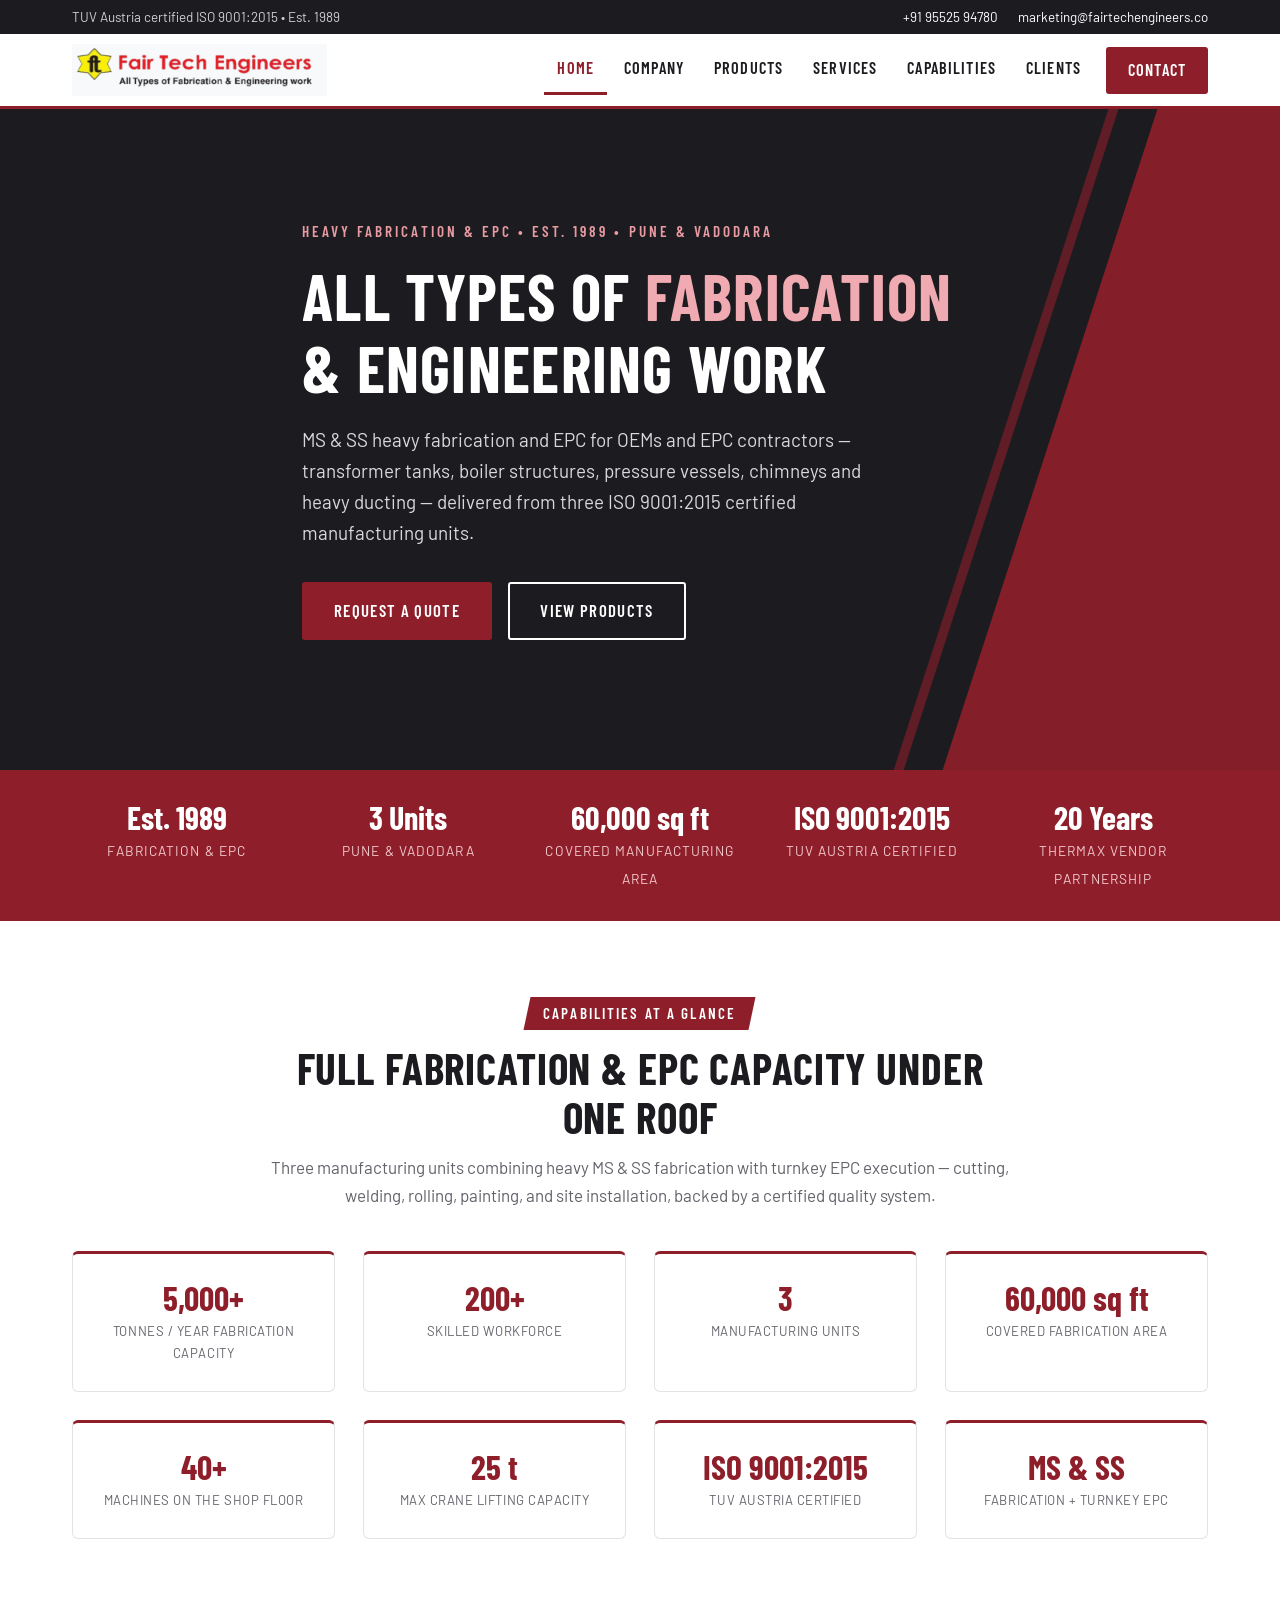
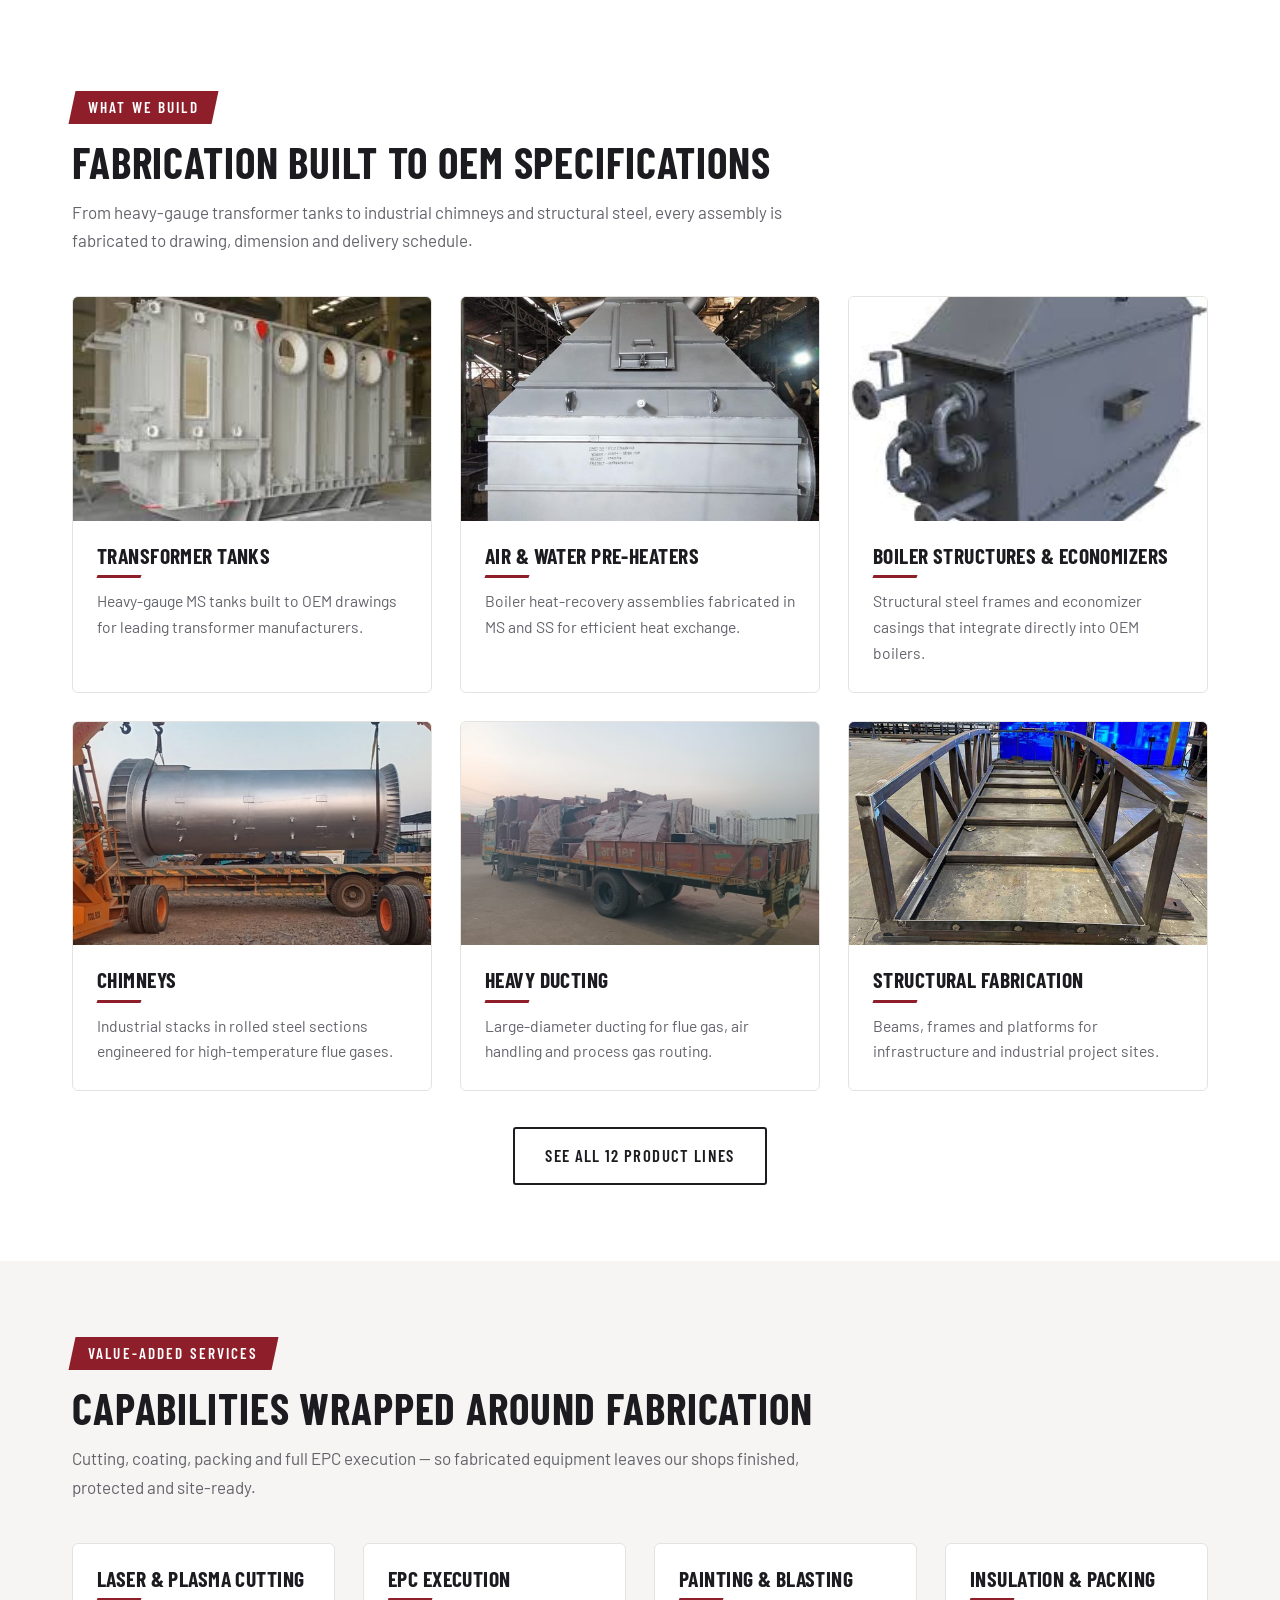
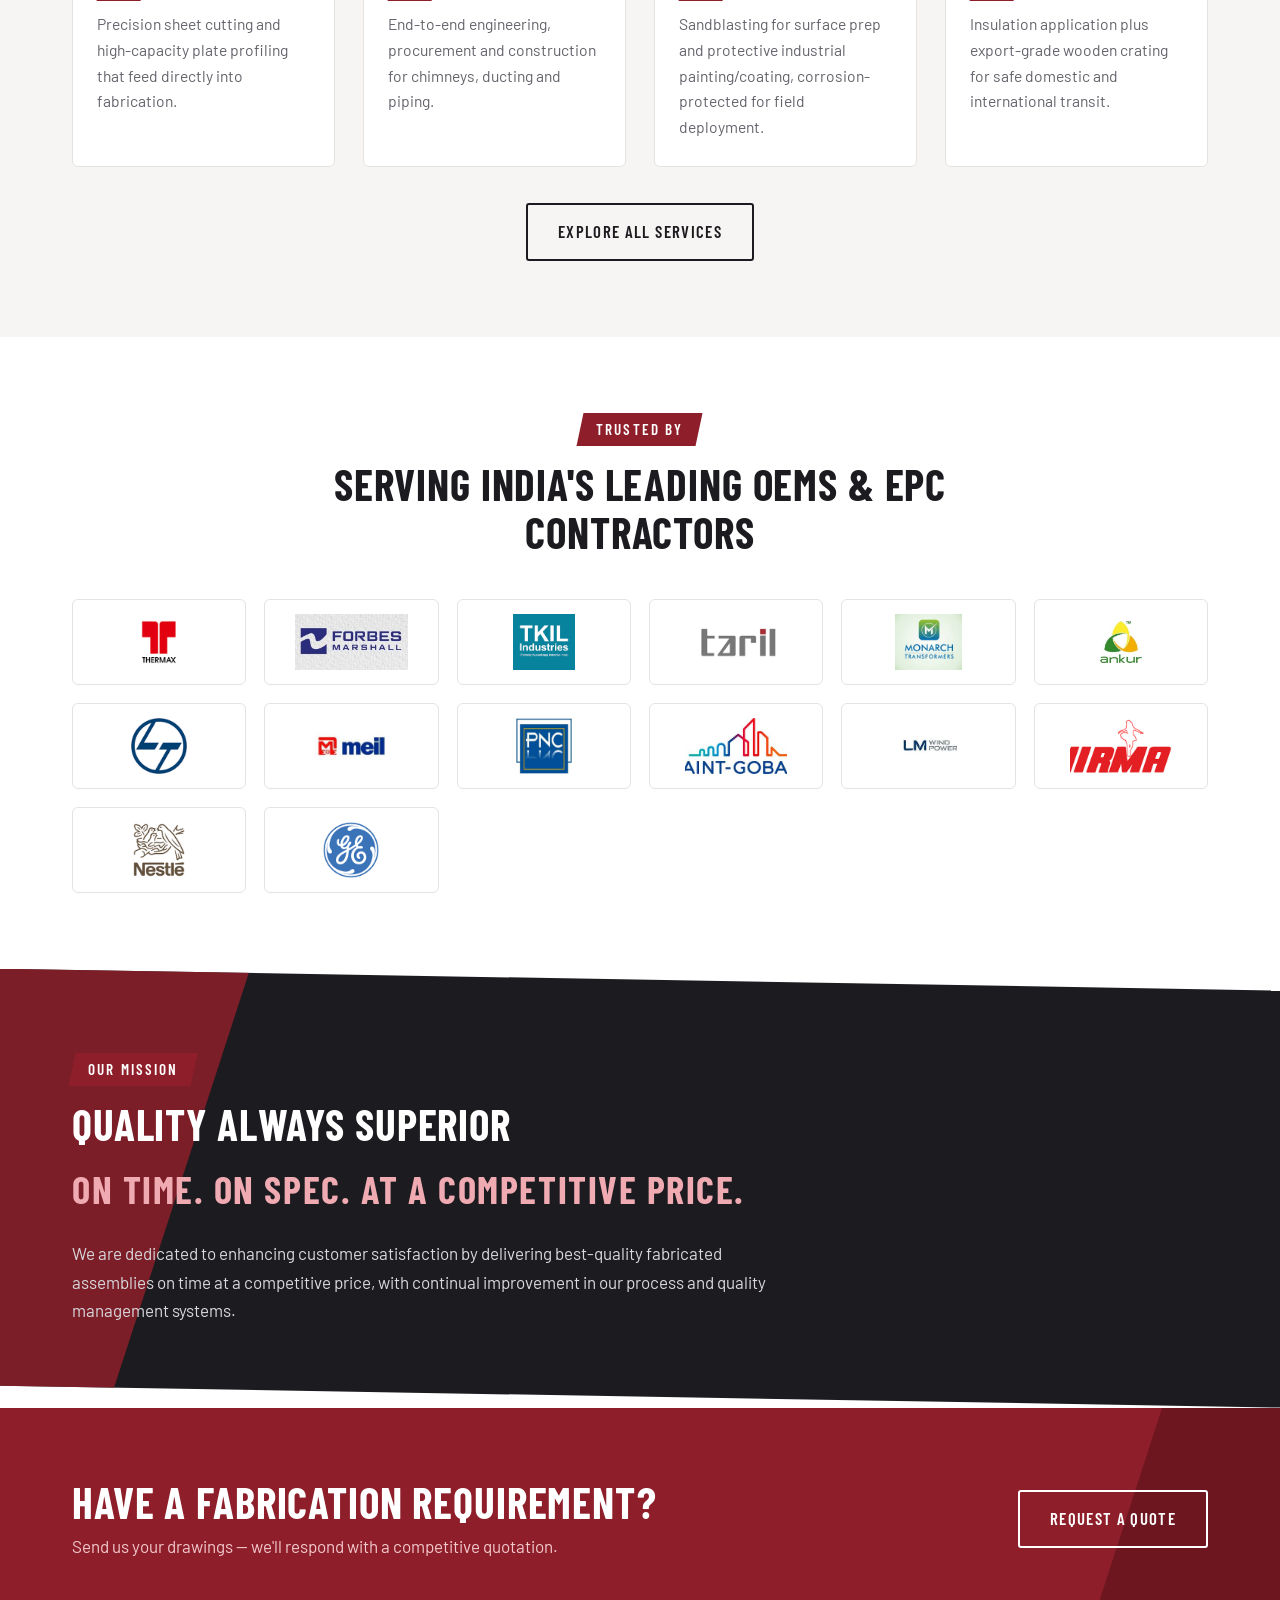
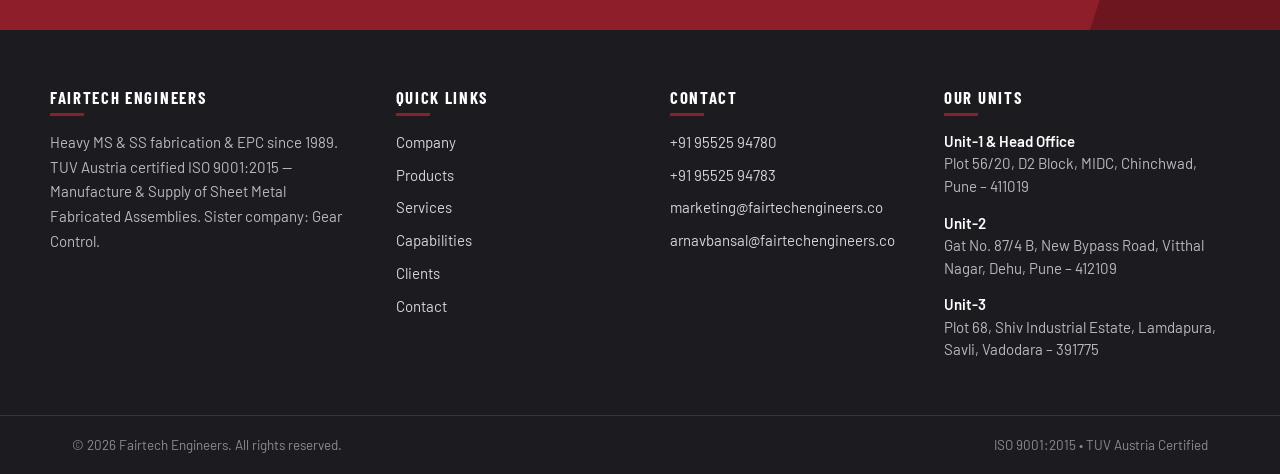
<file: index.html>
<!DOCTYPE html>
<html lang="en">
<head>
  <meta charset="UTF-8">
  <meta name="viewport" content="width=device-width, initial-scale=1.0">
  <title>Fairtech Engineers | Heavy Fabrication &amp; EPC Company in Pune &amp; Vadodara, India</title>
  <meta name="description" content="Fairtech Engineers — ISO 9001:2015 certified heavy fabrication &amp; EPC company established in 1989. MS &amp; SS fabrication across 3 units and 60,000 sq ft: transformer tanks, pressure parts, boiler structures, chimneys, ducting and more.">
  <link rel="canonical" href="https://www.fairtechengineers.co/">
  <meta property="og:type" content="website">
  <meta property="og:title" content="Fairtech Engineers | All Types of Fabrication &amp; Engineering work">
  <meta property="og:description" content="ISO 9001:2015 certified heavy fabrication &amp; EPC company, est. 1989. MS &amp; SS fabrication across 3 manufacturing units in Pune and Vadodara, India.">
  <meta property="og:url" content="https://www.fairtechengineers.co/">
  <meta property="og:image" content="https://www.fairtechengineers.co/images/logo.png">
  <link rel="icon" type="image/svg+xml" href="favicon.svg">
  <link rel="preconnect" href="https://fonts.googleapis.com">
  <link rel="preconnect" href="https://fonts.gstatic.com" crossorigin>
  <link href="https://fonts.googleapis.com/css2?family=Barlow+Condensed:wght@600;700&family=Barlow:wght@400;500;600;700&display=swap" rel="stylesheet">
  <link rel="stylesheet" href="css/style.css">
</head>
<body>

  <header class="site-header">
    <div class="topbar">
      <div class="container topbar-inner">
        <span>TUV Austria certified ISO 9001:2015 &bull; Est. 1989</span>
        <div class="topbar-contact">
          <a href="tel:+919552594780">+91 95525 94780</a>
          <a href="mailto:marketing@fairtechengineers.co">marketing@fairtechengineers.co</a>
        </div>
      </div>
    </div>
    <nav class="navbar" aria-label="Main navigation">
      <div class="container nav-inner">
        <a class="brand" href="index.html">
          <img class="brand-logo" src="images/logo.png" alt="Fair Tech Engineers logo">
          <span class="brand-text">
            <strong>Fair<em>tech</em> Engineers</strong>
            <small>All Types of Fabrication &amp; Engineering work</small>
          </span>
        </a>
        <button class="nav-toggle" aria-label="Toggle menu" aria-expanded="false"><span></span><span></span><span></span></button>
        <ul class="nav-links">
          <li><a href="index.html">Home</a></li>
          <li><a href="about.html">Company</a></li>
          <li><a href="products.html">Products</a></li>
          <li><a href="services.html">Services</a></li>
          <li><a href="capabilities.html">Capabilities</a></li>
          <li><a href="clients.html">Clients</a></li>
          <li><a href="contact.html" class="nav-cta">Contact</a></li>
        </ul>
      </div>
    </nav>
  </header>

  <main>

    <!-- Hero -->
    <section class="hero">
      <div class="container hero-inner">
        <p class="eyebrow">Heavy Fabrication &amp; EPC &bull; Est. 1989 &bull; Pune &amp; Vadodara</p>
        <h1>All Types of <em>Fabrication</em> &amp; Engineering Work</h1>
        <p class="lead">MS &amp; SS heavy fabrication and EPC for OEMs and EPC contractors — transformer tanks, boiler structures, pressure vessels, chimneys and heavy ducting — delivered from three ISO 9001:2015 certified manufacturing units.</p>
        <div class="hero-actions">
          <a class="btn btn-primary" href="contact.html">Request a Quote</a>
          <a class="btn btn-outline" href="products.html">View Products</a>
        </div>
      </div>
    </section>

    <!-- Stats bar -->
    <section class="stats-bar" aria-label="Company at a glance">
      <div class="container stats-grid">
        <div class="stat"><b>Est. 1989</b><span>Fabrication &amp; EPC</span></div>
        <div class="stat"><b>3 Units</b><span>Pune &amp; Vadodara</span></div>
        <div class="stat"><b>60,000 sq ft</b><span>Covered manufacturing area</span></div>
        <div class="stat"><b>ISO 9001:2015</b><span>TUV Austria certified</span></div>
        <div class="stat"><b>20 Years</b><span>Thermax vendor partnership</span></div>
      </div>
    </section>

    <!-- Capabilities overview -->
    <section class="section">
      <div class="container">
        <div class="section-head center reveal">
          <span class="kicker"><span>Capabilities at a Glance</span></span>
          <h2>Full Fabrication &amp; EPC Capacity Under One Roof</h2>
          <p>Three manufacturing units combining heavy MS &amp; SS fabrication with turnkey EPC execution — cutting, welding, rolling, painting, and site installation, backed by a certified quality system.</p>
        </div>
        <div class="grid cols-4 reveal">
          <div class="stat-tile"><b>5,000+</b><span>Tonnes / year fabrication capacity</span></div>
          <div class="stat-tile"><b>200+</b><span>Skilled workforce</span></div>
          <div class="stat-tile"><b>3</b><span>Manufacturing units</span></div>
          <div class="stat-tile"><b>60,000 sq ft</b><span>Covered fabrication area</span></div>
          <div class="stat-tile"><b>40+</b><span>Machines on the shop floor</span></div>
          <div class="stat-tile"><b>25 t</b><span>Max crane lifting capacity</span></div>
          <div class="stat-tile"><b>ISO 9001:2015</b><span>TUV Austria certified</span></div>
          <div class="stat-tile"><b>MS &amp; SS</b><span>Fabrication + turnkey EPC</span></div>
        </div>
      </div>
    </section>

    <!-- Products snapshot -->
    <section class="section">
      <div class="container">
        <div class="section-head reveal">
          <span class="kicker"><span>What We Build</span></span>
          <h2>Fabrication Built to OEM Specifications</h2>
          <p>From heavy-gauge transformer tanks to industrial chimneys and structural steel, every assembly is fabricated to drawing, dimension and delivery schedule.</p>
        </div>
        <div class="grid cols-3">
          <article class="card reveal">
            <figure class="card-media"><img src="images/product_transformer_tank_1.png" alt="Fabricated MS transformer tank" loading="lazy"></figure>
            <div class="card-body"><h3>Transformer Tanks</h3><p>Heavy-gauge MS tanks built to OEM drawings for leading transformer manufacturers.</p></div>
          </article>
          <article class="card reveal">
            <figure class="card-media"><img src="images/product_air_preheater_1.png" alt="Air pre-heater assembly for boilers" loading="lazy"></figure>
            <div class="card-body"><h3>Air &amp; Water Pre-Heaters</h3><p>Boiler heat-recovery assemblies fabricated in MS and SS for efficient heat exchange.</p></div>
          </article>
          <article class="card reveal">
            <figure class="card-media"><img src="images/product_economizer_1.png" alt="Boiler structure and economizer fabrication" loading="lazy"></figure>
            <div class="card-body"><h3>Boiler Structures &amp; Economizers</h3><p>Structural steel frames and economizer casings that integrate directly into OEM boilers.</p></div>
          </article>
          <article class="card reveal">
            <figure class="card-media"><img src="images/product_chimney_1.jpeg" alt="Industrial chimney fabrication" loading="lazy"></figure>
            <div class="card-body"><h3>Chimneys</h3><p>Industrial stacks in rolled steel sections engineered for high-temperature flue gases.</p></div>
          </article>
          <article class="card reveal">
            <figure class="card-media"><img src="images/product_heavy_ducting_1.jpeg" alt="Large-diameter heavy industrial ducting" loading="lazy"></figure>
            <div class="card-body"><h3>Heavy Ducting</h3><p>Large-diameter ducting for flue gas, air handling and process gas routing.</p></div>
          </article>
          <article class="card reveal">
            <figure class="card-media"><img src="images/product_structural_fabrication_1.png" alt="Structural steel fabrication for infrastructure projects" loading="lazy"></figure>
            <div class="card-body"><h3>Structural Fabrication</h3><p>Beams, frames and platforms for infrastructure and industrial project sites.</p></div>
          </article>
        </div>
        <p style="text-align:center; margin-top:36px;"><a class="btn btn-outline-dark" href="products.html">See All 12 Product Lines</a></p>
      </div>
    </section>

    <!-- Services snapshot -->
    <section class="section alt">
      <div class="container">
        <div class="section-head reveal">
          <span class="kicker"><span>Value-Added Services</span></span>
          <h2>Capabilities Wrapped Around Fabrication</h2>
          <p>Cutting, coating, packing and full EPC execution — so fabricated equipment leaves our shops finished, protected and site-ready.</p>
        </div>
        <div class="grid cols-4">
          <article class="card reveal">
            <div class="card-body"><h3>Laser &amp; Plasma Cutting</h3><p>Precision sheet cutting and high-capacity plate profiling that feed directly into fabrication.</p></div>
          </article>
          <article class="card reveal">
            <div class="card-body"><h3>EPC Execution</h3><p>End-to-end engineering, procurement and construction for chimneys, ducting and piping.</p></div>
          </article>
          <article class="card reveal">
            <div class="card-body"><h3>Painting &amp; Blasting</h3><p>Sandblasting for surface prep and protective industrial painting/coating, corrosion-protected for field deployment.</p></div>
          </article>
          <article class="card reveal">
            <div class="card-body"><h3>Insulation &amp; Packing</h3><p>Insulation application plus export-grade wooden crating for safe domestic and international transit.</p></div>
          </article>
        </div>
        <p style="text-align:center; margin-top:36px;"><a class="btn btn-outline-dark" href="services.html">Explore All Services</a></p>
      </div>
    </section>

    <!-- Client trust bar -->
    <section class="section">
      <div class="container">
        <div class="section-head center reveal">
          <span class="kicker"><span>Trusted By</span></span>
          <h2>Serving India's Leading OEMs &amp; EPC Contractors</h2>
        </div>
        <div class="client-strip reveal">
          <div class="client-tile"><img class="client-logo" src="images/client_thermax.png" alt="Thermax"><span class="client-name">Thermax<small>20-year vendor relationship</small></span></div>
          <div class="client-tile"><img class="client-logo" src="images/client_forbes_marshall.jpg" alt="Forbes Marshall"><span class="client-name">Forbes Marshall</span></div>
          <div class="client-tile"><img class="client-logo" src="images/client_tkil.png" alt="TKIL Industries"><span class="client-name">TKIL Industries<small>formerly Thyssenkrupp Industries India</small></span></div>
          <div class="client-tile"><img class="client-logo" src="images/client_transformers_rectifiers.png" alt="Transformers &amp; Rectifiers India Ltd"><span class="client-name">Transformers &amp; Rectifiers India</span></div>
          <div class="client-tile"><img class="client-logo" src="images/client_monarch_transformers.jpg" alt="Monarch Transformers"><span class="client-name">Monarch Transformers</span></div>
          <div class="client-tile"><img class="client-logo" src="images/client_ankur_scientific.jpg" alt="Ankur Scientific"><span class="client-name">Ankur Scientific</span></div>
          <div class="client-tile"><img class="client-logo" src="images/client_lnt.png" alt="Larsen &amp; Toubro (L&amp;T)"><span class="client-name">L&amp;T</span></div>
          <div class="client-tile"><img class="client-logo" src="images/client_megha_engineering.jpg" alt="Megha Engineering &amp; Infrastructures (MEIL)"><span class="client-name">Megha Engineering (MEIL)</span></div>
          <div class="client-tile"><img class="client-logo" src="images/client_pnc_infratech.jpg" alt="PNC Infratech"><span class="client-name">PNC Infratech</span></div>
          <div class="client-tile"><img class="client-logo" src="images/client_saint_gobain.jpg" alt="Saint-Gobain"><span class="client-name">Saint-Gobain</span></div>
          <div class="client-tile"><img class="client-logo" src="images/client_lm_wind_power.jpg" alt="LM Wind Power"><span class="client-name">LM Wind Power</span></div>
          <div class="client-tile"><img class="client-logo" src="images/client_nirma.png" alt="Nirma"><span class="client-name">Nirma</span></div>
          <div class="client-tile"><img class="client-logo" src="images/client_nestle.png" alt="Nestlé"><span class="client-name">Nestlé</span></div>
          <div class="client-tile"><img class="client-logo" src="images/client_ge.png" alt="GE (General Electric)"><span class="client-name">GE</span></div>
        </div>
      </div>
    </section>

    <!-- Mission strip -->
    <section class="mission-strip">
      <div class="container reveal">
        <span class="kicker"><span>Our Mission</span></span>
        <h2>Quality Always Superior</h2>
        <p class="motto" style="margin: 10px 0 18px;">On time. On spec. At a competitive price.</p>
        <p>We are dedicated to enhancing customer satisfaction by delivering best-quality fabricated assemblies on time at a competitive price, with continual improvement in our process and quality management systems.</p>
      </div>
    </section>

    <!-- Contact CTA -->
    <section class="cta-band">
      <div class="container">
        <div>
          <h2>Have a fabrication requirement?</h2>
          <p>Send us your drawings — we'll respond with a competitive quotation.</p>
        </div>
        <a class="btn btn-outline" href="contact.html">Request a Quote</a>
      </div>
    </section>

  </main>

  <footer class="site-footer">
    <div class="container footer-top">
      <div class="footer-brand">
        <h4>Fairtech Engineers</h4>
        <p>Heavy MS &amp; SS fabrication &amp; EPC since 1989. TUV Austria certified ISO 9001:2015 — Manufacture &amp; Supply of Sheet Metal Fabricated Assemblies. Sister company: Gear Control.</p>
      </div>
      <div>
        <h4>Quick Links</h4>
        <ul>
          <li><a href="about.html">Company</a></li>
          <li><a href="products.html">Products</a></li>
          <li><a href="services.html">Services</a></li>
          <li><a href="capabilities.html">Capabilities</a></li>
          <li><a href="clients.html">Clients</a></li>
          <li><a href="contact.html">Contact</a></li>
        </ul>
      </div>
      <div>
        <h4>Contact</h4>
        <ul>
          <li><a href="tel:+919552594780">+91 95525 94780</a></li>
          <li><a href="tel:+919552594783">+91 95525 94783</a></li>
          <li><a href="mailto:marketing@fairtechengineers.co">marketing@fairtechengineers.co</a></li>
          <li><a href="mailto:arnavbansal@fairtechengineers.co">arnavbansal@fairtechengineers.co</a></li>
        </ul>
      </div>
      <div>
        <h4>Our Units</h4>
        <address><b>Unit-1 &amp; Head Office</b>Plot 56/20, D2 Block, MIDC, Chinchwad, Pune &ndash; 411019</address>
        <address><b>Unit-2</b>Gat No. 87/4 B, New Bypass Road, Vitthal Nagar, Dehu, Pune &ndash; 412109</address>
        <address><b>Unit-3</b>Plot 68, Shiv Industrial Estate, Lamdapura, Savli, Vadodara &ndash; 391775</address>
      </div>
    </div>
    <div class="footer-bottom">
      <div class="container">
        <span>&copy; <span data-year>2026</span> Fairtech Engineers. All rights reserved.</span>
        <span>ISO 9001:2015 &bull; TUV Austria Certified</span>
      </div>
    </div>
  </footer>

  <script src="js/main.js"></script>
</body>
</html>
</file>
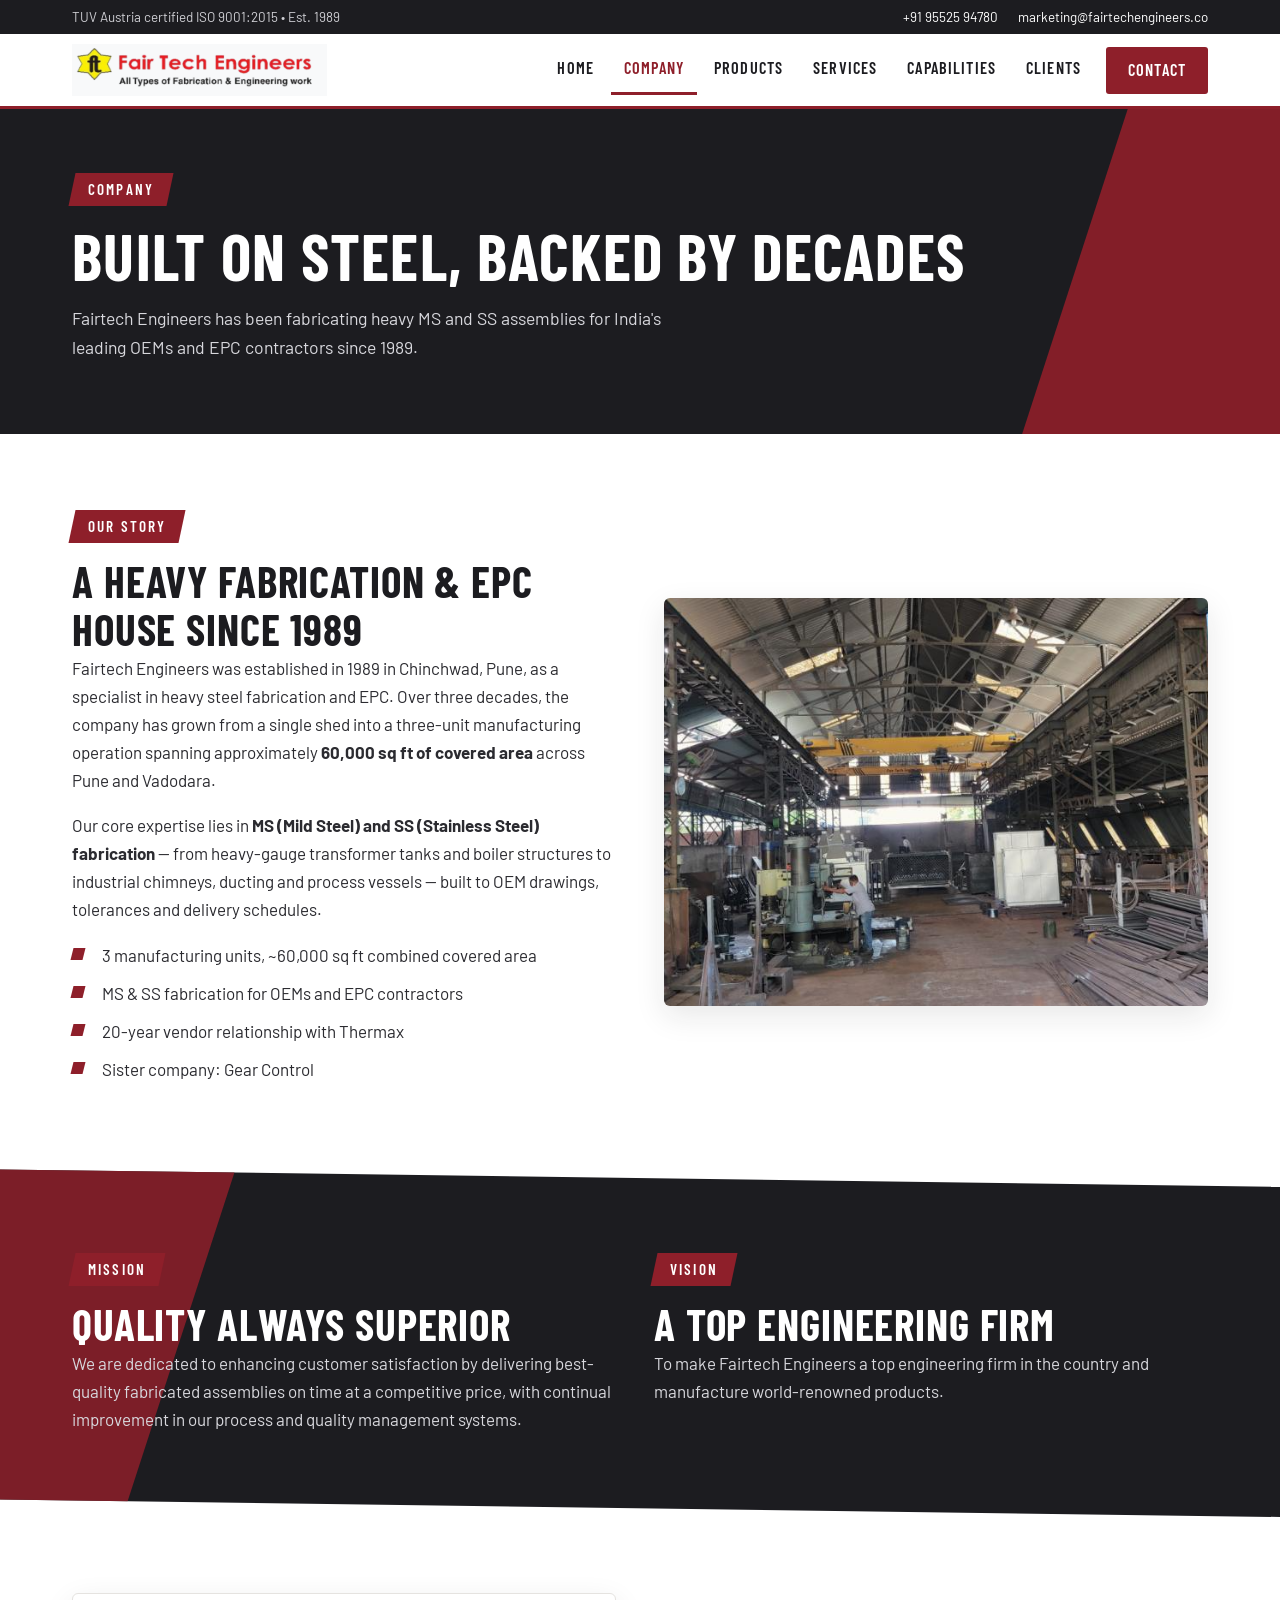
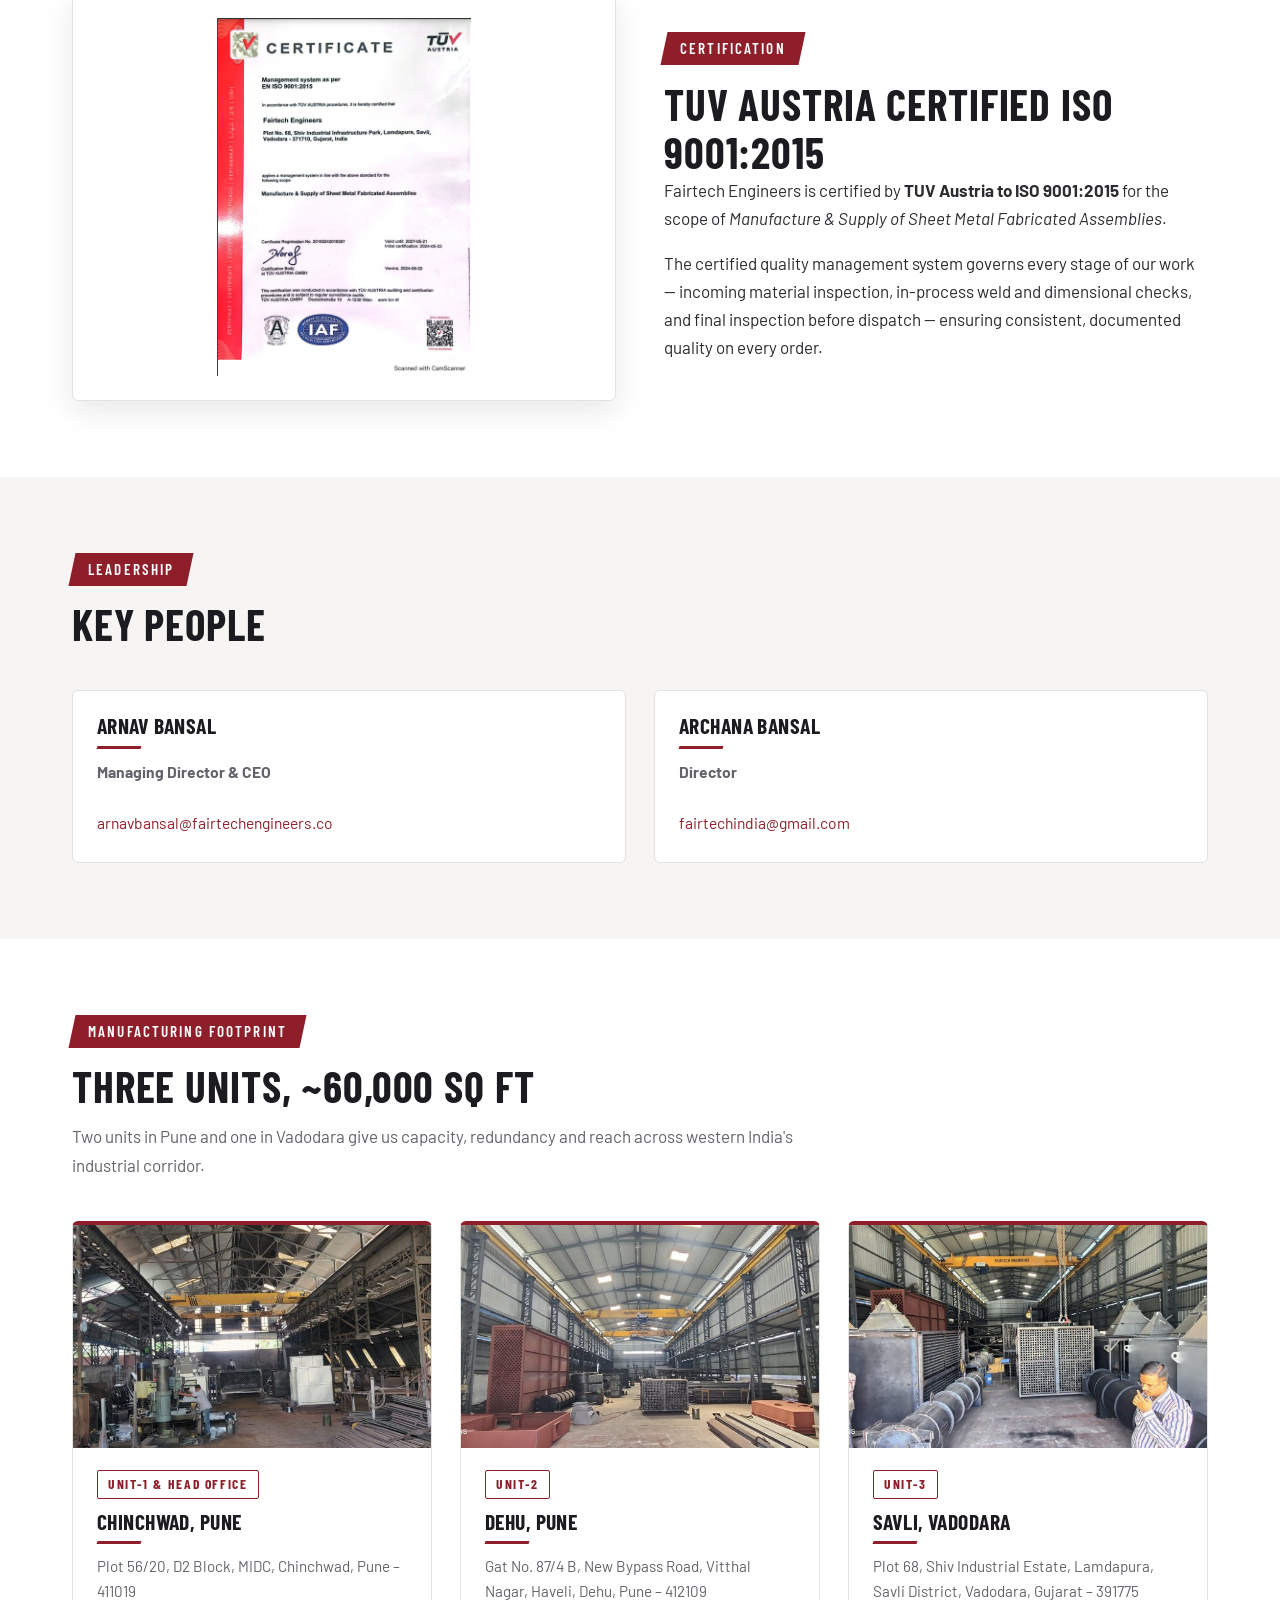
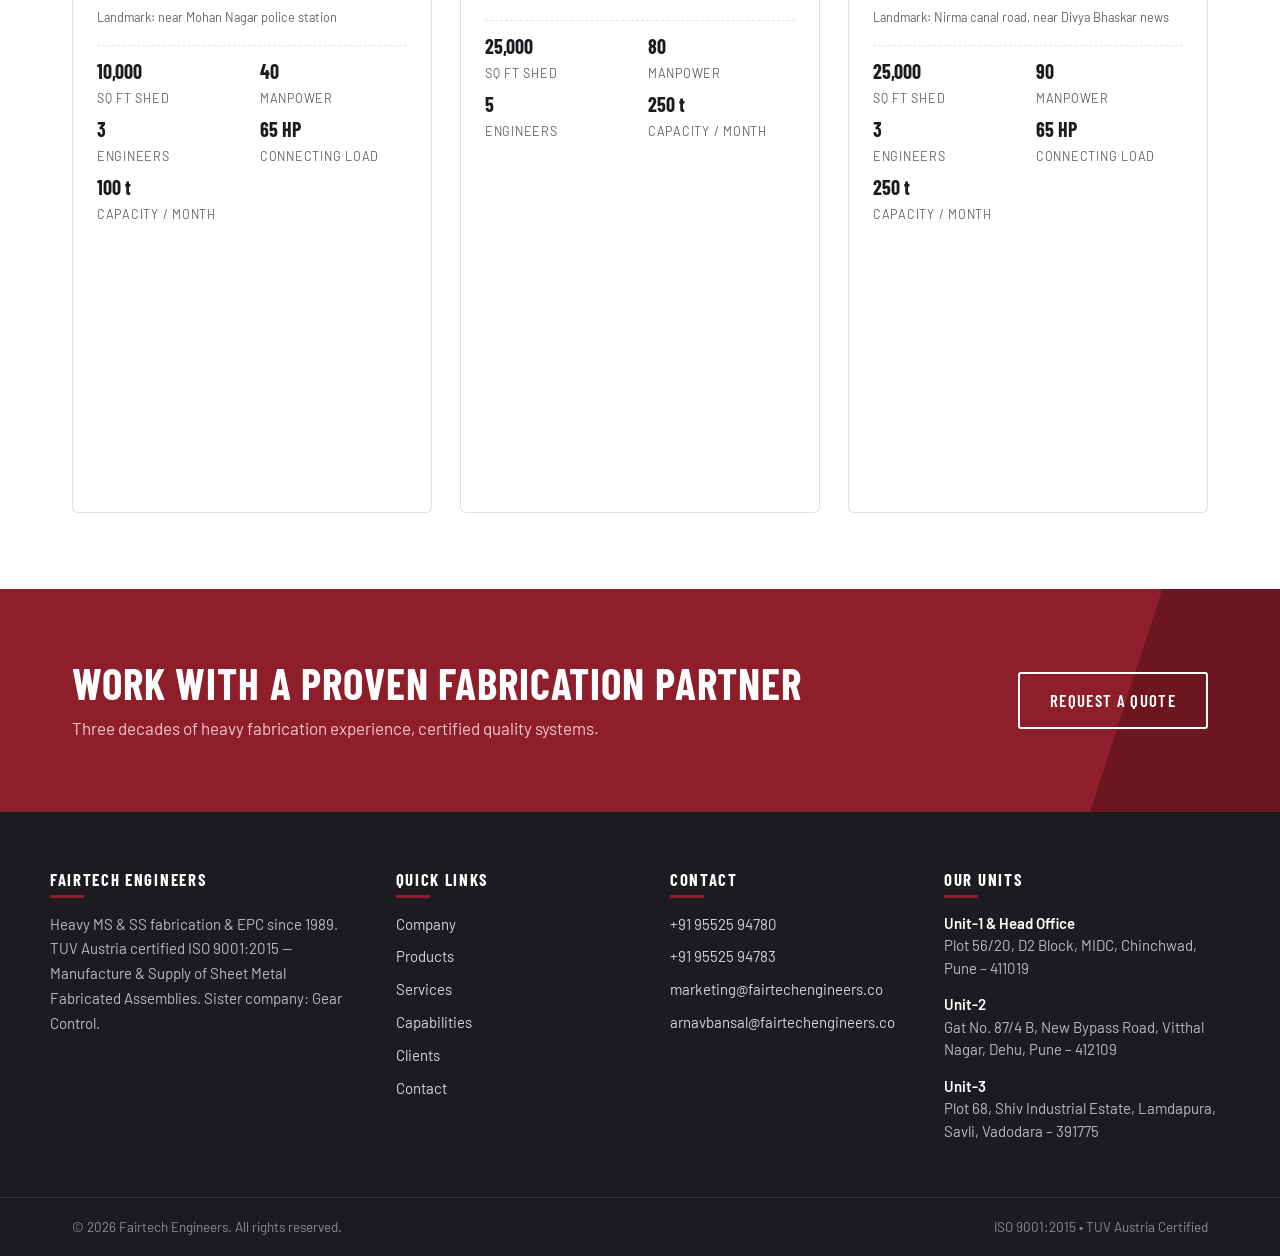
<file: about.html>
<!DOCTYPE html>
<html lang="en">
<head>
  <meta charset="UTF-8">
  <meta name="viewport" content="width=device-width, initial-scale=1.0">
  <title>About Us | Fairtech Engineers — Heavy Fabrication &amp; EPC Since 1989</title>
  <meta name="description" content="Fairtech Engineers is an ISO 9001:2015 certified (TUV Austria) heavy fabrication &amp; EPC company established in 1989, operating 3 manufacturing units with ~60,000 sq ft covered area in Chinchwad, Dehu (Pune) and Savli (Vadodara).">
  <link rel="canonical" href="https://www.fairtechengineers.co/about.html">
  <meta property="og:type" content="website">
  <meta property="og:title" content="About Fairtech Engineers — Heavy Fabrication &amp; EPC Since 1989">
  <meta property="og:description" content="ISO 9001:2015 certified heavy fabrication &amp; EPC company with 3 manufacturing units across Pune and Vadodara, India.">
  <meta property="og:url" content="https://www.fairtechengineers.co/about.html">
  <meta property="og:image" content="https://www.fairtechengineers.co/images/logo.png">
  <link rel="icon" type="image/svg+xml" href="favicon.svg">
  <link rel="preconnect" href="https://fonts.googleapis.com">
  <link rel="preconnect" href="https://fonts.gstatic.com" crossorigin>
  <link href="https://fonts.googleapis.com/css2?family=Barlow+Condensed:wght@600;700&family=Barlow:wght@400;500;600;700&display=swap" rel="stylesheet">
  <link rel="stylesheet" href="css/style.css">
</head>
<body>

  <header class="site-header">
    <div class="topbar">
      <div class="container topbar-inner">
        <span>TUV Austria certified ISO 9001:2015 &bull; Est. 1989</span>
        <div class="topbar-contact">
          <a href="tel:+919552594780">+91 95525 94780</a>
          <a href="mailto:marketing@fairtechengineers.co">marketing@fairtechengineers.co</a>
        </div>
      </div>
    </div>
    <nav class="navbar" aria-label="Main navigation">
      <div class="container nav-inner">
        <a class="brand" href="index.html">
          <img class="brand-logo" src="images/logo.png" alt="Fair Tech Engineers logo">
          <span class="brand-text">
            <strong>Fair<em>tech</em> Engineers</strong>
            <small>All Types of Fabrication &amp; Engineering work</small>
          </span>
        </a>
        <button class="nav-toggle" aria-label="Toggle menu" aria-expanded="false"><span></span><span></span><span></span></button>
        <ul class="nav-links">
          <li><a href="index.html">Home</a></li>
          <li><a href="about.html">Company</a></li>
          <li><a href="products.html">Products</a></li>
          <li><a href="services.html">Services</a></li>
          <li><a href="capabilities.html">Capabilities</a></li>
          <li><a href="clients.html">Clients</a></li>
          <li><a href="contact.html" class="nav-cta">Contact</a></li>
        </ul>
      </div>
    </nav>
  </header>

  <main>

    <section class="page-hero">
      <div class="container">
        <span class="kicker"><span>Company</span></span>
        <h1>Built on Steel, Backed by Decades</h1>
        <p>Fairtech Engineers has been fabricating heavy MS and SS assemblies for India's leading OEMs and EPC contractors since 1989.</p>
      </div>
    </section>

    <!-- Company story -->
    <section class="section">
      <div class="container split">
        <div class="reveal">
          <span class="kicker"><span>Our Story</span></span>
          <h2>A Heavy Fabrication &amp; EPC House Since 1989</h2>
          <p>Fairtech Engineers was established in 1989 in Chinchwad, Pune, as a specialist in heavy steel fabrication and EPC. Over three decades, the company has grown from a single shed into a three-unit manufacturing operation spanning approximately <strong>60,000 sq ft of covered area</strong> across Pune and Vadodara.</p>
          <p>Our core expertise lies in <strong>MS (Mild Steel) and SS (Stainless Steel) fabrication</strong> — from heavy-gauge transformer tanks and boiler structures to industrial chimneys, ducting and process vessels — built to OEM drawings, tolerances and delivery schedules.</p>
          <ul class="checklist">
            <li>3 manufacturing units, ~60,000 sq ft combined covered area</li>
            <li>MS &amp; SS fabrication for OEMs and EPC contractors</li>
            <li>20-year vendor relationship with Thermax</li>
            <li>Sister company: Gear Control</li>
          </ul>
        </div>
        <figure class="media reveal">
          <img src="images/unit1_chinchwad_plant.png" alt="Fairtech Engineers Unit-1 manufacturing plant at Chinchwad, Pune" loading="lazy">
        </figure>
      </div>
    </section>

    <!-- Mission & Vision -->
    <section class="mission-strip">
      <div class="container reveal">
        <div class="grid cols-2">
          <div>
            <span class="kicker"><span>Mission</span></span>
            <h2>Quality Always Superior</h2>
            <p>We are dedicated to enhancing customer satisfaction by delivering best-quality fabricated assemblies on time at a competitive price, with continual improvement in our process and quality management systems.</p>
          </div>
          <div>
            <span class="kicker"><span>Vision</span></span>
            <h2>A Top Engineering Firm</h2>
            <p>To make Fairtech Engineers a top engineering firm in the country and manufacture world-renowned products.</p>
          </div>
        </div>
      </div>
    </section>

    <!-- Certification -->
    <section class="section">
      <div class="container split">
        <figure class="media reveal" style="aspect-ratio: 4 / 3; display: flex; align-items: center; justify-content: center; background: #fff; border: 1px solid var(--line);">
          <img src="images/certification_iso9001_tuv.png" alt="TUV Austria ISO 9001:2015 certificate awarded to Fairtech Engineers" loading="lazy" style="object-fit: contain; padding: 24px;">
        </figure>
        <div class="reveal">
          <span class="kicker"><span>Certification</span></span>
          <h2>TUV Austria Certified ISO 9001:2015</h2>
          <p>Fairtech Engineers is certified by <strong>TUV Austria to ISO 9001:2015</strong> for the scope of <em>Manufacture &amp; Supply of Sheet Metal Fabricated Assemblies</em>.</p>
          <p>The certified quality management system governs every stage of our work — incoming material inspection, in-process weld and dimensional checks, and final inspection before dispatch — ensuring consistent, documented quality on every order.</p>
        </div>
      </div>
    </section>

    <!-- Leadership -->
    <section class="section alt">
      <div class="container">
        <div class="section-head reveal">
          <span class="kicker"><span>Leadership</span></span>
          <h2>Key People</h2>
        </div>
        <div class="grid cols-2">
          <article class="card reveal">
            <div class="card-body">
              <h3>Arnav Bansal</h3>
              <p><strong>Managing Director &amp; CEO</strong></p>
              <p><a href="mailto:arnavbansal@fairtechengineers.co">arnavbansal@fairtechengineers.co</a></p>
            </div>
          </article>
          <article class="card reveal">
            <div class="card-body">
              <h3>Archana Bansal</h3>
              <p><strong>Director</strong></p>
              <p><a href="mailto:fairtechindia@gmail.com">fairtechindia@gmail.com</a></p>
            </div>
          </article>
        </div>
      </div>
    </section>

    <!-- Units -->
    <section class="section">
      <div class="container">
        <div class="section-head reveal">
          <span class="kicker"><span>Manufacturing Footprint</span></span>
          <h2>Three Units, ~60,000 sq ft</h2>
          <p>Two units in Pune and one in Vadodara give us capacity, redundancy and reach across western India's industrial corridor.</p>
        </div>
        <div class="grid cols-3">

          <article class="card unit-card reveal">
            <figure class="card-media"><img src="images/unit1_chinchwad_plant.png" alt="Fairtech Engineers Unit-1 plant, Chinchwad, Pune" loading="lazy"></figure>
            <div class="card-body">
              <span class="unit-tag">Unit-1 &amp; Head Office</span>
              <h3>Chinchwad, Pune</h3>
              <address>Plot 56/20, D2 Block, MIDC, Chinchwad, Pune &ndash; 411019<br><small>Landmark: near Mohan Nagar police station</small></address>
              <div class="unit-specs">
                <div><b>10,000</b><span>sq ft shed</span></div>
                <div><b>40</b><span>Manpower</span></div>
                <div><b>3</b><span>Engineers</span></div>
                <div><b>65 HP</b><span>Connecting load</span></div>
                <div><b>100 t</b><span>Capacity / month</span></div>
              </div>
            </div>
            <iframe class="map-embed" src="https://www.google.com/maps?q=Plot+56/20,+D2+Block,+MIDC,+Chinchwad,+Pune+411019&output=embed" title="Map — Fairtech Engineers Unit-1, Chinchwad, Pune" loading="lazy" referrerpolicy="no-referrer-when-downgrade"></iframe>
          </article>

          <article class="card unit-card reveal">
            <figure class="card-media"><img src="images/unit2_dehu_plant_1.png" alt="Fairtech Engineers Unit-2 plant, Dehu, Pune" loading="lazy"></figure>
            <div class="card-body">
              <span class="unit-tag">Unit-2</span>
              <h3>Dehu, Pune</h3>
              <address>Gat No. 87/4 B, New Bypass Road, Vitthal Nagar, Haveli, Dehu, Pune &ndash; 412109</address>
              <div class="unit-specs">
                <div><b>25,000</b><span>sq ft shed</span></div>
                <div><b>80</b><span>Manpower</span></div>
                <div><b>5</b><span>Engineers</span></div>
                <div><b>250 t</b><span>Capacity / month</span></div>
              </div>
            </div>
            <iframe class="map-embed" src="https://www.google.com/maps?q=Gat+No+87/4+B,+New+Bypass+Road,+Vitthal+Nagar,+Dehu,+Pune+412109&output=embed" title="Map — Fairtech Engineers Unit-2, Dehu, Pune" loading="lazy" referrerpolicy="no-referrer-when-downgrade"></iframe>
          </article>

          <article class="card unit-card reveal">
            <figure class="card-media"><img src="images/unit3_savli_plant.png" alt="Fairtech Engineers Unit-3 plant, Savli, Vadodara" loading="lazy"></figure>
            <div class="card-body">
              <span class="unit-tag">Unit-3</span>
              <h3>Savli, Vadodara</h3>
              <address>Plot 68, Shiv Industrial Estate, Lamdapura, Savli District, Vadodara, Gujarat &ndash; 391775<br><small>Landmark: Nirma canal road, near Divya Bhaskar news</small></address>
              <div class="unit-specs">
                <div><b>25,000</b><span>sq ft shed</span></div>
                <div><b>90</b><span>Manpower</span></div>
                <div><b>3</b><span>Engineers</span></div>
                <div><b>65 HP</b><span>Connecting load</span></div>
                <div><b>250 t</b><span>Capacity / month</span></div>
              </div>
            </div>
            <iframe class="map-embed" src="https://www.google.com/maps?q=Shiv+Industrial+Estate,+Lamdapura,+Savli,+Vadodara,+Gujarat+391775&output=embed" title="Map — Fairtech Engineers Unit-3, Savli, Vadodara" loading="lazy" referrerpolicy="no-referrer-when-downgrade"></iframe>
          </article>

        </div>
      </div>
    </section>

    <!-- Contact CTA -->
    <section class="cta-band">
      <div class="container">
        <div>
          <h2>Work with a proven fabrication partner</h2>
          <p>Three decades of heavy fabrication experience, certified quality systems.</p>
        </div>
        <a class="btn btn-outline" href="contact.html">Request a Quote</a>
      </div>
    </section>

  </main>

  <footer class="site-footer">
    <div class="container footer-top">
      <div class="footer-brand">
        <h4>Fairtech Engineers</h4>
        <p>Heavy MS &amp; SS fabrication &amp; EPC since 1989. TUV Austria certified ISO 9001:2015 — Manufacture &amp; Supply of Sheet Metal Fabricated Assemblies. Sister company: Gear Control.</p>
      </div>
      <div>
        <h4>Quick Links</h4>
        <ul>
          <li><a href="about.html">Company</a></li>
          <li><a href="products.html">Products</a></li>
          <li><a href="services.html">Services</a></li>
          <li><a href="capabilities.html">Capabilities</a></li>
          <li><a href="clients.html">Clients</a></li>
          <li><a href="contact.html">Contact</a></li>
        </ul>
      </div>
      <div>
        <h4>Contact</h4>
        <ul>
          <li><a href="tel:+919552594780">+91 95525 94780</a></li>
          <li><a href="tel:+919552594783">+91 95525 94783</a></li>
          <li><a href="mailto:marketing@fairtechengineers.co">marketing@fairtechengineers.co</a></li>
          <li><a href="mailto:arnavbansal@fairtechengineers.co">arnavbansal@fairtechengineers.co</a></li>
        </ul>
      </div>
      <div>
        <h4>Our Units</h4>
        <address><b>Unit-1 &amp; Head Office</b>Plot 56/20, D2 Block, MIDC, Chinchwad, Pune &ndash; 411019</address>
        <address><b>Unit-2</b>Gat No. 87/4 B, New Bypass Road, Vitthal Nagar, Dehu, Pune &ndash; 412109</address>
        <address><b>Unit-3</b>Plot 68, Shiv Industrial Estate, Lamdapura, Savli, Vadodara &ndash; 391775</address>
      </div>
    </div>
    <div class="footer-bottom">
      <div class="container">
        <span>&copy; <span data-year>2026</span> Fairtech Engineers. All rights reserved.</span>
        <span>ISO 9001:2015 &bull; TUV Austria Certified</span>
      </div>
    </div>
  </footer>

  <script src="js/main.js"></script>
</body>
</html>
</file>
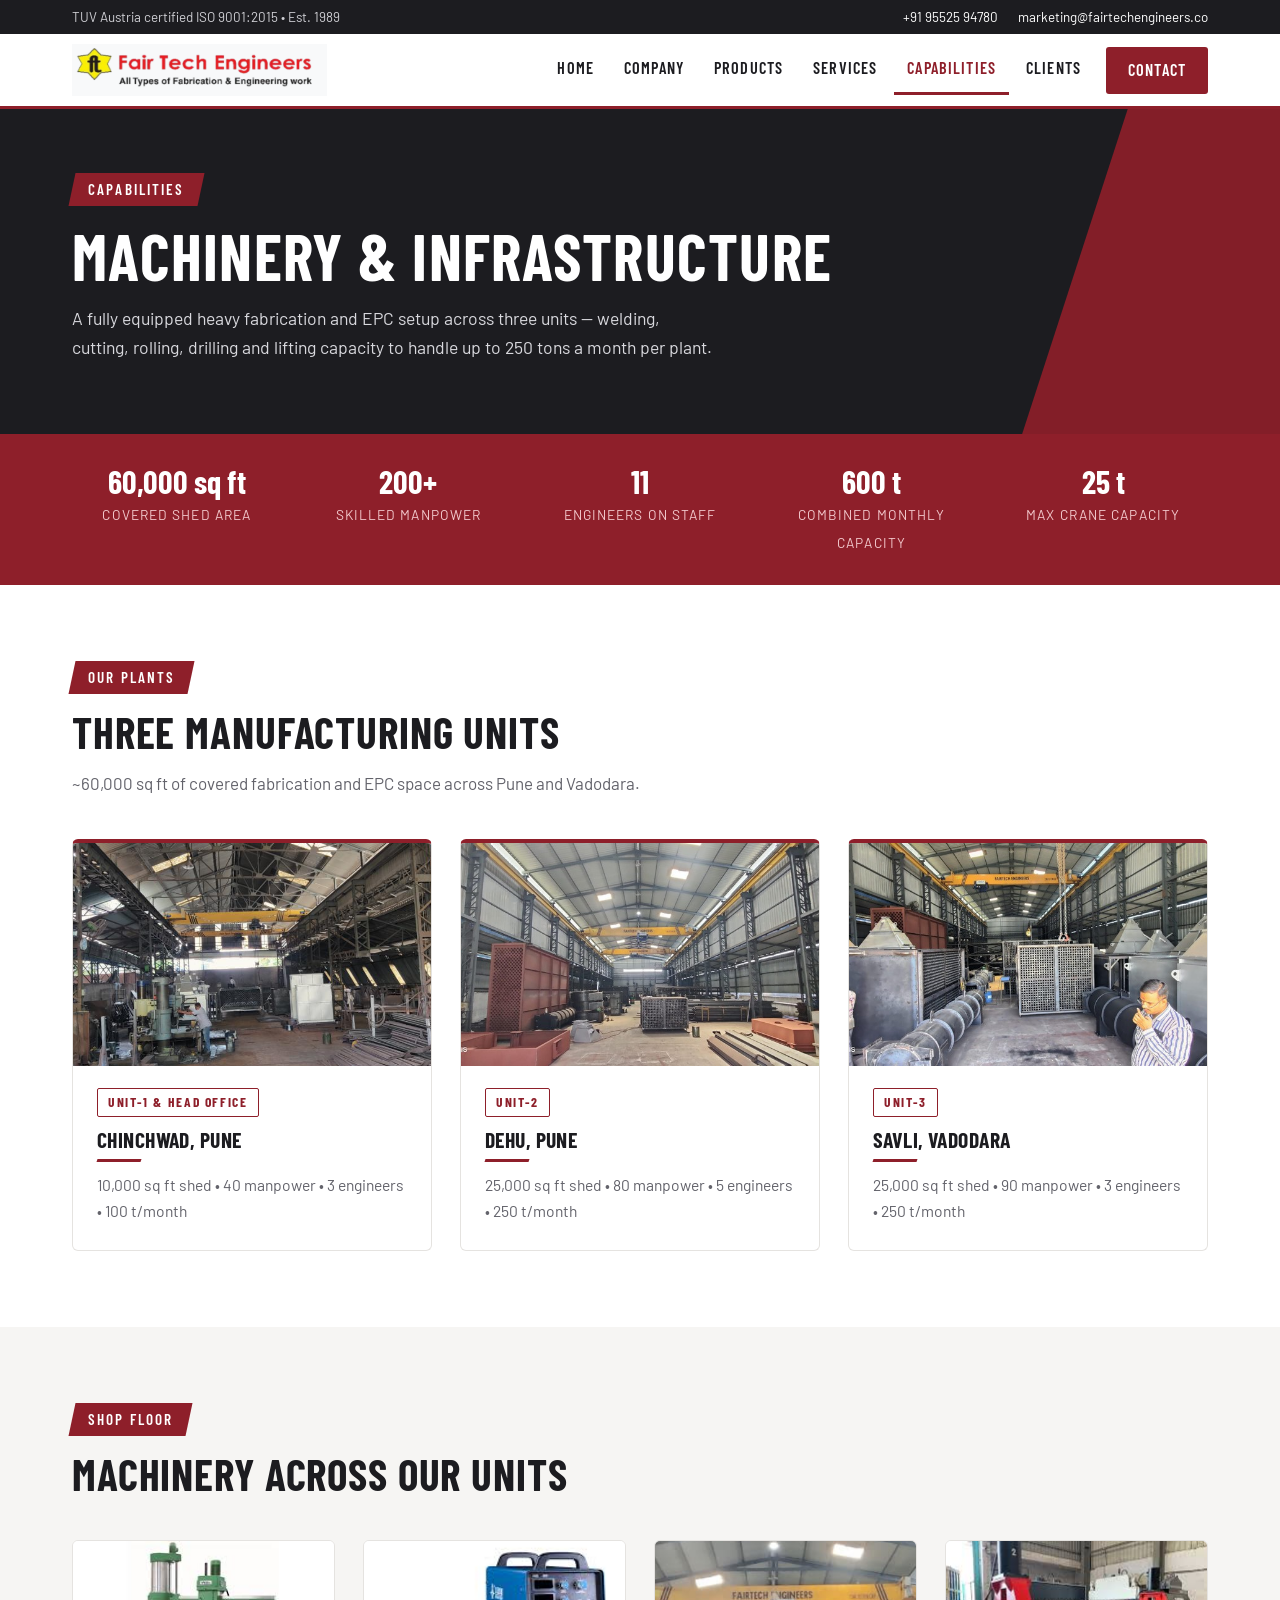
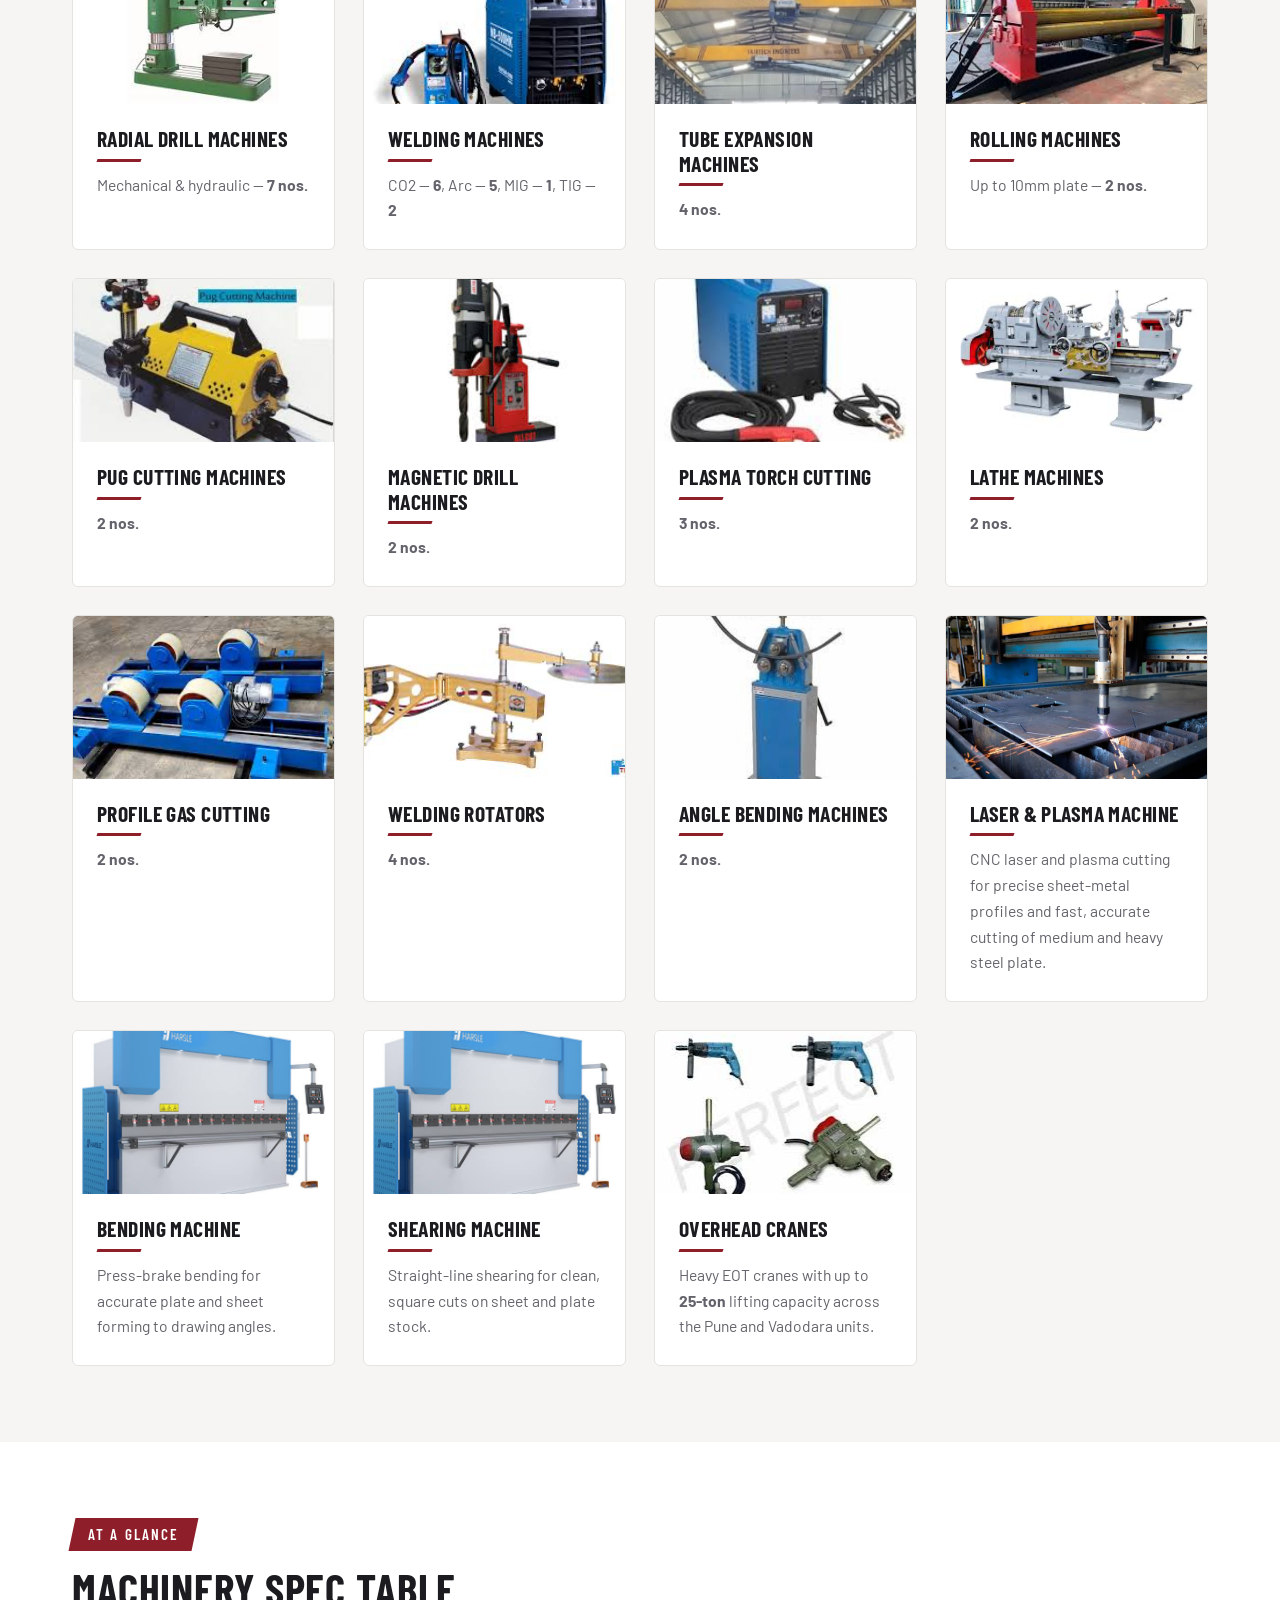
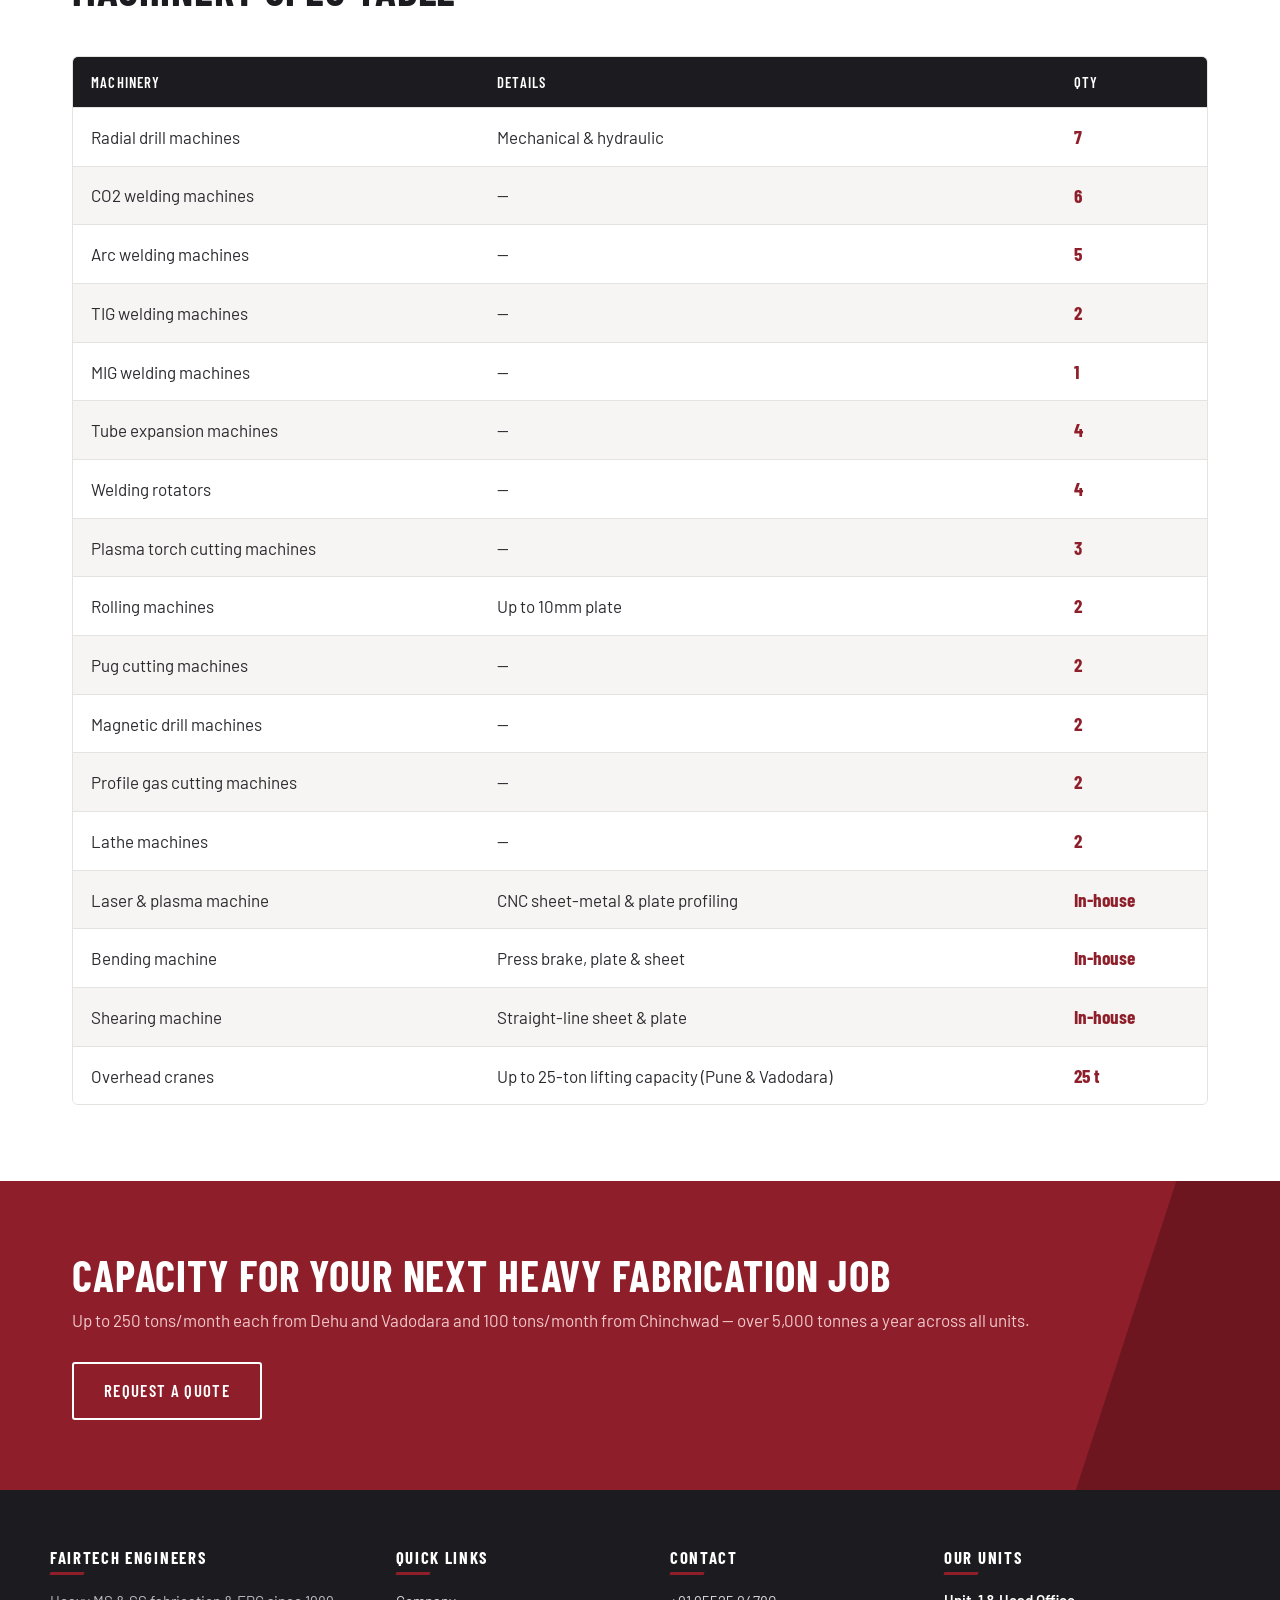
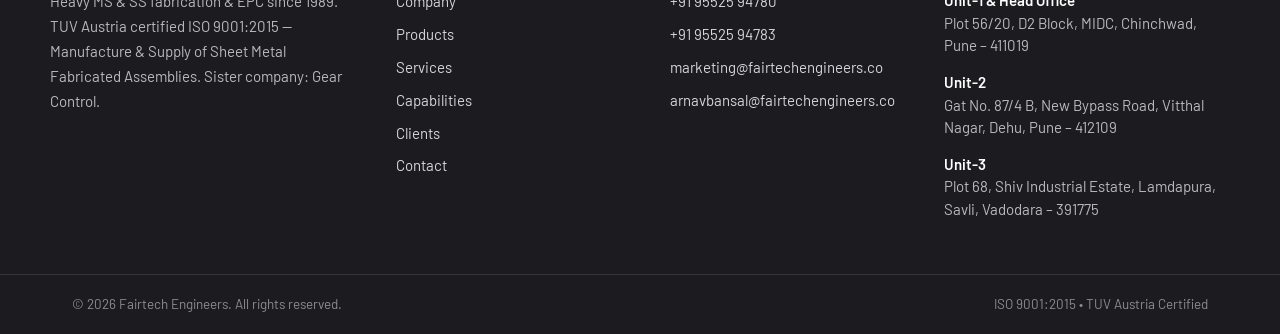
<file: capabilities.html>
<!DOCTYPE html>
<html lang="en">
<head>
  <meta charset="UTF-8">
  <meta name="viewport" content="width=device-width, initial-scale=1.0">
  <title>Capabilities | Fairtech Engineers — Machinery &amp; Infrastructure</title>
  <meta name="description" content="Fairtech Engineers machinery: radial drills, CO2/Arc/MIG/TIG welding, tube expansion, 10mm rolling, plasma &amp; profile gas cutting, welding rotators, angle bending, lathes and up to 25-ton cranes across 3 units.">
  <link rel="canonical" href="https://www.fairtechengineers.co/capabilities.html">
  <meta property="og:type" content="website">
  <meta property="og:title" content="Capabilities — Fairtech Engineers">
  <meta property="og:description" content="Machinery and infrastructure across 3 manufacturing units — welding, cutting, rolling, drilling and crane capacity for heavy fabrication.">
  <meta property="og:url" content="https://www.fairtechengineers.co/capabilities.html">
  <meta property="og:image" content="https://www.fairtechengineers.co/images/logo.png">
  <link rel="icon" type="image/svg+xml" href="favicon.svg">
  <link rel="preconnect" href="https://fonts.googleapis.com">
  <link rel="preconnect" href="https://fonts.gstatic.com" crossorigin>
  <link href="https://fonts.googleapis.com/css2?family=Barlow+Condensed:wght@600;700&family=Barlow:wght@400;500;600;700&display=swap" rel="stylesheet">
  <link rel="stylesheet" href="css/style.css">
</head>
<body>

  <header class="site-header">
    <div class="topbar">
      <div class="container topbar-inner">
        <span>TUV Austria certified ISO 9001:2015 &bull; Est. 1989</span>
        <div class="topbar-contact">
          <a href="tel:+919552594780">+91 95525 94780</a>
          <a href="mailto:marketing@fairtechengineers.co">marketing@fairtechengineers.co</a>
        </div>
      </div>
    </div>
    <nav class="navbar" aria-label="Main navigation">
      <div class="container nav-inner">
        <a class="brand" href="index.html">
          <img class="brand-logo" src="images/logo.png" alt="Fair Tech Engineers logo">
          <span class="brand-text">
            <strong>Fair<em>tech</em> Engineers</strong>
            <small>All Types of Fabrication &amp; Engineering work</small>
          </span>
        </a>
        <button class="nav-toggle" aria-label="Toggle menu" aria-expanded="false"><span></span><span></span><span></span></button>
        <ul class="nav-links">
          <li><a href="index.html">Home</a></li>
          <li><a href="about.html">Company</a></li>
          <li><a href="products.html">Products</a></li>
          <li><a href="services.html">Services</a></li>
          <li><a href="capabilities.html">Capabilities</a></li>
          <li><a href="clients.html">Clients</a></li>
          <li><a href="contact.html" class="nav-cta">Contact</a></li>
        </ul>
      </div>
    </nav>
  </header>

  <main>

    <section class="page-hero">
      <div class="container">
        <span class="kicker"><span>Capabilities</span></span>
        <h1>Machinery &amp; Infrastructure</h1>
        <p>A fully equipped heavy fabrication and EPC setup across three units — welding, cutting, rolling, drilling and lifting capacity to handle up to 250 tons a month per plant.</p>
      </div>
    </section>

    <!-- Capacity summary -->
    <section class="stats-bar" aria-label="Capacity summary">
      <div class="container stats-grid">
        <div class="stat"><b>60,000 sq ft</b><span>Covered shed area</span></div>
        <div class="stat"><b>200+</b><span>Skilled manpower</span></div>
        <div class="stat"><b>11</b><span>Engineers on staff</span></div>
        <div class="stat"><b>600 t</b><span>Combined monthly capacity</span></div>
        <div class="stat"><b>25 t</b><span>Max crane capacity</span></div>
      </div>
    </section>

    <!-- Our plants -->
    <section class="section">
      <div class="container">
        <div class="section-head reveal">
          <span class="kicker"><span>Our Plants</span></span>
          <h2>Three Manufacturing Units</h2>
          <p>~60,000 sq ft of covered fabrication and EPC space across Pune and Vadodara.</p>
        </div>
        <div class="grid cols-3">
          <article class="card unit-card reveal">
            <figure class="card-media"><img src="images/unit1_chinchwad_plant.png" alt="Fairtech Engineers Unit-1 plant, Chinchwad, Pune" loading="lazy"></figure>
            <div class="card-body">
              <span class="unit-tag">Unit-1 &amp; Head Office</span>
              <h3>Chinchwad, Pune</h3>
              <p>10,000 sq ft shed &bull; 40 manpower &bull; 3 engineers &bull; 100 t/month</p>
            </div>
          </article>
          <article class="card unit-card reveal">
            <figure class="card-media"><img src="images/unit2_dehu_plant_1.png" alt="Fairtech Engineers Unit-2 plant, Dehu, Pune" loading="lazy"></figure>
            <div class="card-body">
              <span class="unit-tag">Unit-2</span>
              <h3>Dehu, Pune</h3>
              <p>25,000 sq ft shed &bull; 80 manpower &bull; 5 engineers &bull; 250 t/month</p>
            </div>
          </article>
          <article class="card unit-card reveal">
            <figure class="card-media"><img src="images/unit3_savli_plant.png" alt="Fairtech Engineers Unit-3 plant, Savli, Vadodara" loading="lazy"></figure>
            <div class="card-body">
              <span class="unit-tag">Unit-3</span>
              <h3>Savli, Vadodara</h3>
              <p>25,000 sq ft shed &bull; 90 manpower &bull; 3 engineers &bull; 250 t/month</p>
            </div>
          </article>
        </div>
      </div>
    </section>

    <!-- Machinery grid -->
    <section class="section alt">
      <div class="container">
        <div class="section-head reveal">
          <span class="kicker"><span>Shop Floor</span></span>
          <h2>Machinery Across Our Units</h2>
        </div>
        <div class="grid cols-4">

          <article class="card reveal">
            <figure class="card-media"><img src="images/machinery_radial_drill_machine.png" alt="Radial drill machine" loading="lazy"></figure>
            <div class="card-body"><h3>Radial Drill Machines</h3><p>Mechanical &amp; hydraulic &mdash; <strong>7 nos.</strong></p></div>
          </article>

          <article class="card reveal">
            <figure class="card-media"><img src="images/machinery_co2_welding_machine.png" alt="CO2 welding machine" loading="lazy"></figure>
            <div class="card-body"><h3>Welding Machines</h3><p>CO2 &mdash; <strong>6</strong>, Arc &mdash; <strong>5</strong>, MIG &mdash; <strong>1</strong>, TIG &mdash; <strong>2</strong></p></div>
          </article>

          <article class="card reveal">
            <figure class="card-media"><img src="images/machinery_tube_expansion.png" alt="Tube expansion machine" loading="lazy"></figure>
            <div class="card-body"><h3>Tube Expansion Machines</h3><p><strong>4 nos.</strong></p></div>
          </article>

          <article class="card reveal">
            <figure class="card-media"><img src="images/machinery_rolling_machine.png" alt="Plate rolling machine" loading="lazy"></figure>
            <div class="card-body"><h3>Rolling Machines</h3><p>Up to 10mm plate &mdash; <strong>2 nos.</strong></p></div>
          </article>

          <article class="card reveal">
            <figure class="card-media"><img src="images/machinery_pug_cutting_machine.png" alt="Pug cutting machine" loading="lazy"></figure>
            <div class="card-body"><h3>Pug Cutting Machines</h3><p><strong>2 nos.</strong></p></div>
          </article>

          <article class="card reveal">
            <figure class="card-media"><img src="images/machinery_magnetic_drill.png" alt="Magnetic drill machine" loading="lazy"></figure>
            <div class="card-body"><h3>Magnetic Drill Machines</h3><p><strong>2 nos.</strong></p></div>
          </article>

          <article class="card reveal">
            <figure class="card-media"><img src="images/machinery_plasma_torch_cutter.png" alt="Plasma torch cutting machine" loading="lazy"></figure>
            <div class="card-body"><h3>Plasma Torch Cutting</h3><p><strong>3 nos.</strong></p></div>
          </article>

          <article class="card reveal">
            <figure class="card-media"><img src="images/machinery_lathe_machine.png" alt="Lathe machine" loading="lazy"></figure>
            <div class="card-body"><h3>Lathe Machines</h3><p><strong>2 nos.</strong></p></div>
          </article>

          <article class="card reveal">
            <figure class="card-media"><img src="images/machinery_profile_gas_cutting.png" alt="Profile gas cutting machine" loading="lazy"></figure>
            <div class="card-body"><h3>Profile Gas Cutting</h3><p><strong>2 nos.</strong></p></div>
          </article>

          <article class="card reveal">
            <figure class="card-media"><img src="images/machinery_welding_rotator.png" alt="Welding rotator" loading="lazy"></figure>
            <div class="card-body"><h3>Welding Rotators</h3><p><strong>4 nos.</strong></p></div>
          </article>

          <article class="card reveal">
            <figure class="card-media"><img src="images/machinery_angle_bending.jpeg" alt="Angle bending machine" loading="lazy"></figure>
            <div class="card-body"><h3>Angle Bending Machines</h3><p><strong>2 nos.</strong></p></div>
          </article>

          <article class="card reveal">
            <figure class="card-media"><img src="images/machinery_laser_plasma_machine.jpg" alt="Laser and plasma cutting machine" loading="lazy"></figure>
            <div class="card-body"><h3>Laser &amp; Plasma Machine</h3><p>CNC laser and plasma cutting for precise sheet-metal profiles and fast, accurate cutting of medium and heavy steel plate.</p></div>
          </article>

          <article class="card reveal">
            <figure class="card-media"><img src="images/machinery_bending_machine.png" alt="Press brake bending machine" loading="lazy"></figure>
            <div class="card-body"><h3>Bending Machine</h3><p>Press-brake bending for accurate plate and sheet forming to drawing angles.</p></div>
          </article>

          <article class="card reveal">
            <figure class="card-media"><img src="images/machinery_shearing_machine.png" alt="Shearing machine for sheet and plate" loading="lazy"></figure>
            <div class="card-body"><h3>Shearing Machine</h3><p>Straight-line shearing for clean, square cuts on sheet and plate stock.</p></div>
          </article>

          <article class="card reveal">
            <figure class="card-media"><img src="images/machinery_crane.png" alt="Overhead crane in fabrication shed" loading="lazy"></figure>
            <div class="card-body"><h3>Overhead Cranes</h3><p>Heavy EOT cranes with up to <strong>25-ton</strong> lifting capacity across the Pune and Vadodara units.</p></div>
          </article>

        </div>
      </div>
    </section>

    <!-- Spec table -->
    <section class="section">
      <div class="container">
        <div class="section-head reveal">
          <span class="kicker"><span>At a Glance</span></span>
          <h2>Machinery Spec Table</h2>
        </div>
        <div class="table-wrap reveal">
          <table class="spec-table">
            <thead>
              <tr><th>Machinery</th><th>Details</th><th>Qty</th></tr>
            </thead>
            <tbody>
              <tr><td>Radial drill machines</td><td>Mechanical &amp; hydraulic</td><td class="qty">7</td></tr>
              <tr><td>CO2 welding machines</td><td>&mdash;</td><td class="qty">6</td></tr>
              <tr><td>Arc welding machines</td><td>&mdash;</td><td class="qty">5</td></tr>
              <tr><td>TIG welding machines</td><td>&mdash;</td><td class="qty">2</td></tr>
              <tr><td>MIG welding machines</td><td>&mdash;</td><td class="qty">1</td></tr>
              <tr><td>Tube expansion machines</td><td>&mdash;</td><td class="qty">4</td></tr>
              <tr><td>Welding rotators</td><td>&mdash;</td><td class="qty">4</td></tr>
              <tr><td>Plasma torch cutting machines</td><td>&mdash;</td><td class="qty">3</td></tr>
              <tr><td>Rolling machines</td><td>Up to 10mm plate</td><td class="qty">2</td></tr>
              <tr><td>Pug cutting machines</td><td>&mdash;</td><td class="qty">2</td></tr>
              <tr><td>Magnetic drill machines</td><td>&mdash;</td><td class="qty">2</td></tr>
              <tr><td>Profile gas cutting machines</td><td>&mdash;</td><td class="qty">2</td></tr>
              <tr><td>Lathe machines</td><td>&mdash;</td><td class="qty">2</td></tr>
              <tr><td>Laser &amp; plasma machine</td><td>CNC sheet-metal &amp; plate profiling</td><td class="qty">In-house</td></tr>
              <tr><td>Bending machine</td><td>Press brake, plate &amp; sheet</td><td class="qty">In-house</td></tr>
              <tr><td>Shearing machine</td><td>Straight-line sheet &amp; plate</td><td class="qty">In-house</td></tr>
              <tr><td>Overhead cranes</td><td>Up to 25-ton lifting capacity (Pune &amp; Vadodara)</td><td class="qty">25 t</td></tr>
            </tbody>
          </table>
        </div>
      </div>
    </section>

    <!-- Contact CTA -->
    <section class="cta-band">
      <div class="container">
        <div>
          <h2>Capacity for your next heavy fabrication job</h2>
          <p>Up to 250 tons/month each from Dehu and Vadodara and 100 tons/month from Chinchwad &mdash; over 5,000 tonnes a year across all units.</p>
        </div>
        <a class="btn btn-outline" href="contact.html">Request a Quote</a>
      </div>
    </section>

  </main>

  <footer class="site-footer">
    <div class="container footer-top">
      <div class="footer-brand">
        <h4>Fairtech Engineers</h4>
        <p>Heavy MS &amp; SS fabrication &amp; EPC since 1989. TUV Austria certified ISO 9001:2015 — Manufacture &amp; Supply of Sheet Metal Fabricated Assemblies. Sister company: Gear Control.</p>
      </div>
      <div>
        <h4>Quick Links</h4>
        <ul>
          <li><a href="about.html">Company</a></li>
          <li><a href="products.html">Products</a></li>
          <li><a href="services.html">Services</a></li>
          <li><a href="capabilities.html">Capabilities</a></li>
          <li><a href="clients.html">Clients</a></li>
          <li><a href="contact.html">Contact</a></li>
        </ul>
      </div>
      <div>
        <h4>Contact</h4>
        <ul>
          <li><a href="tel:+919552594780">+91 95525 94780</a></li>
          <li><a href="tel:+919552594783">+91 95525 94783</a></li>
          <li><a href="mailto:marketing@fairtechengineers.co">marketing@fairtechengineers.co</a></li>
          <li><a href="mailto:arnavbansal@fairtechengineers.co">arnavbansal@fairtechengineers.co</a></li>
        </ul>
      </div>
      <div>
        <h4>Our Units</h4>
        <address><b>Unit-1 &amp; Head Office</b>Plot 56/20, D2 Block, MIDC, Chinchwad, Pune &ndash; 411019</address>
        <address><b>Unit-2</b>Gat No. 87/4 B, New Bypass Road, Vitthal Nagar, Dehu, Pune &ndash; 412109</address>
        <address><b>Unit-3</b>Plot 68, Shiv Industrial Estate, Lamdapura, Savli, Vadodara &ndash; 391775</address>
      </div>
    </div>
    <div class="footer-bottom">
      <div class="container">
        <span>&copy; <span data-year>2026</span> Fairtech Engineers. All rights reserved.</span>
        <span>ISO 9001:2015 &bull; TUV Austria Certified</span>
      </div>
    </div>
  </footer>

  <script src="js/main.js"></script>
</body>
</html>
</file>
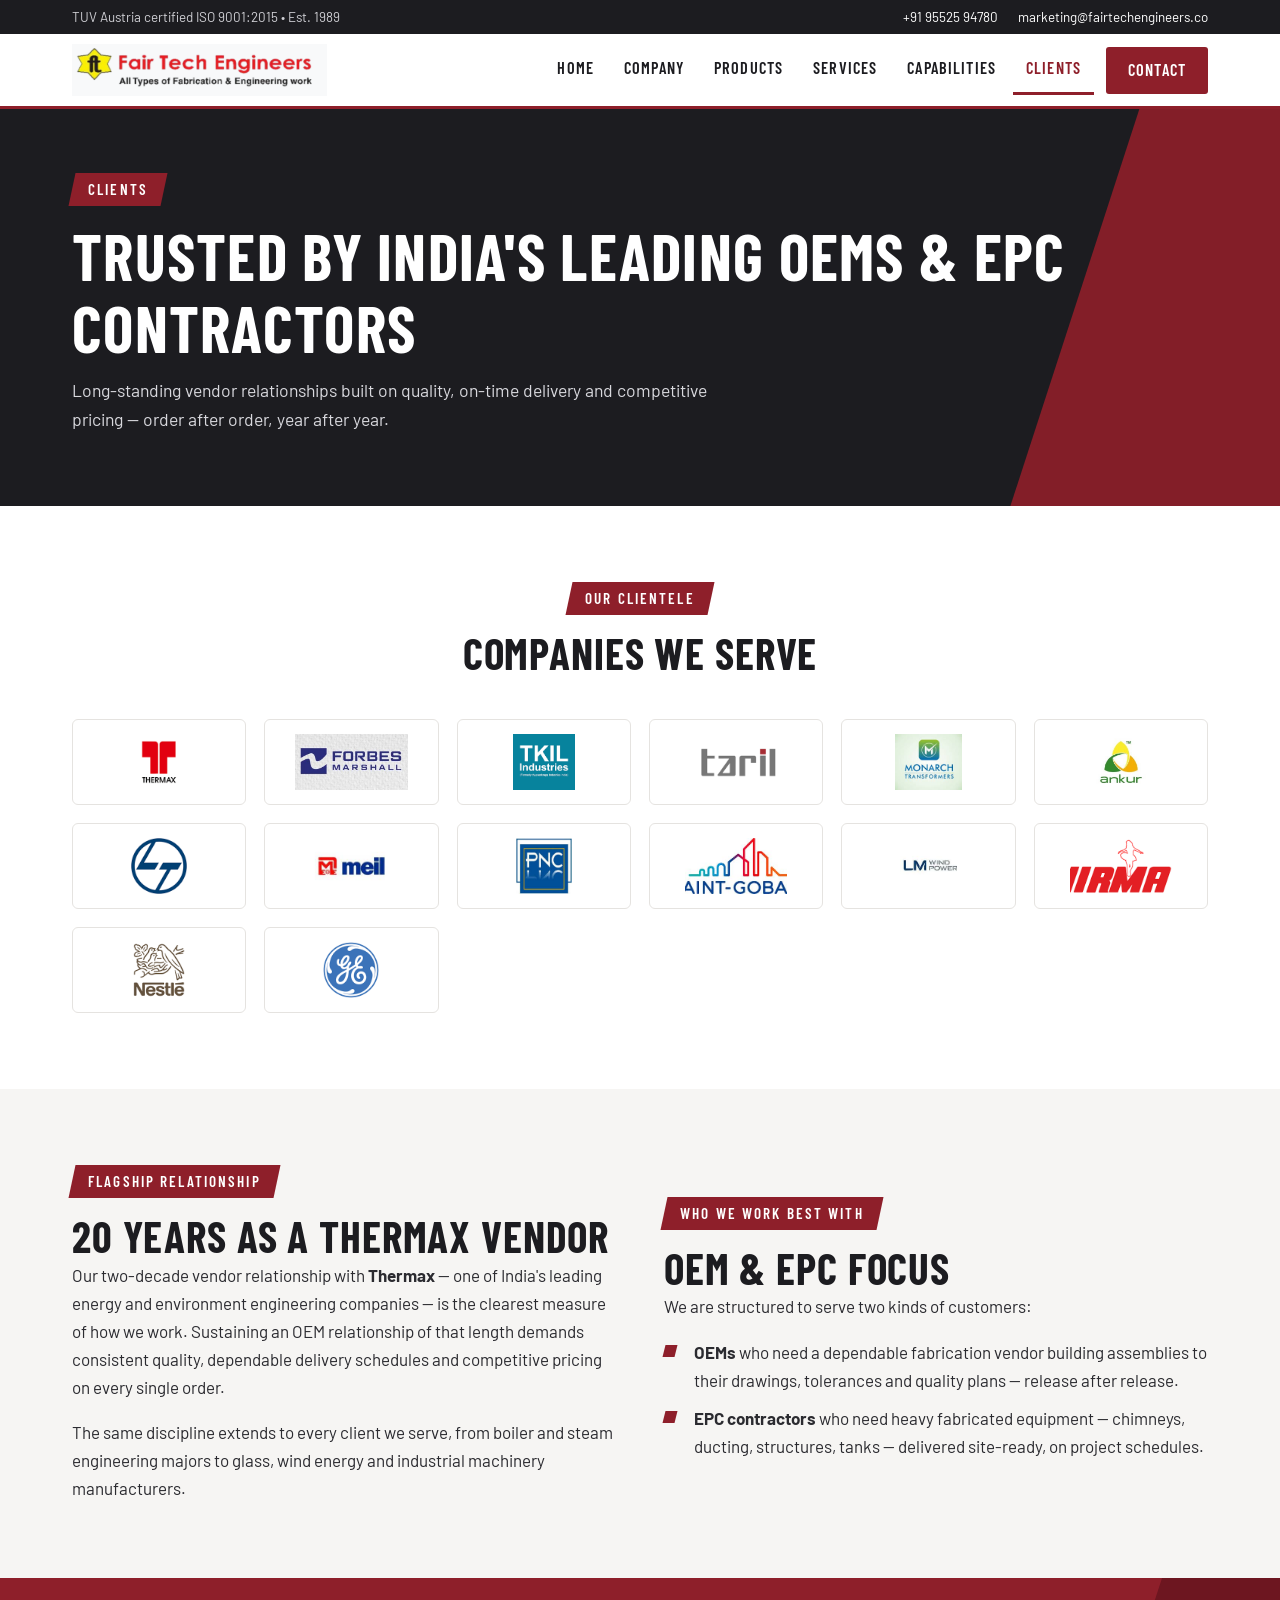
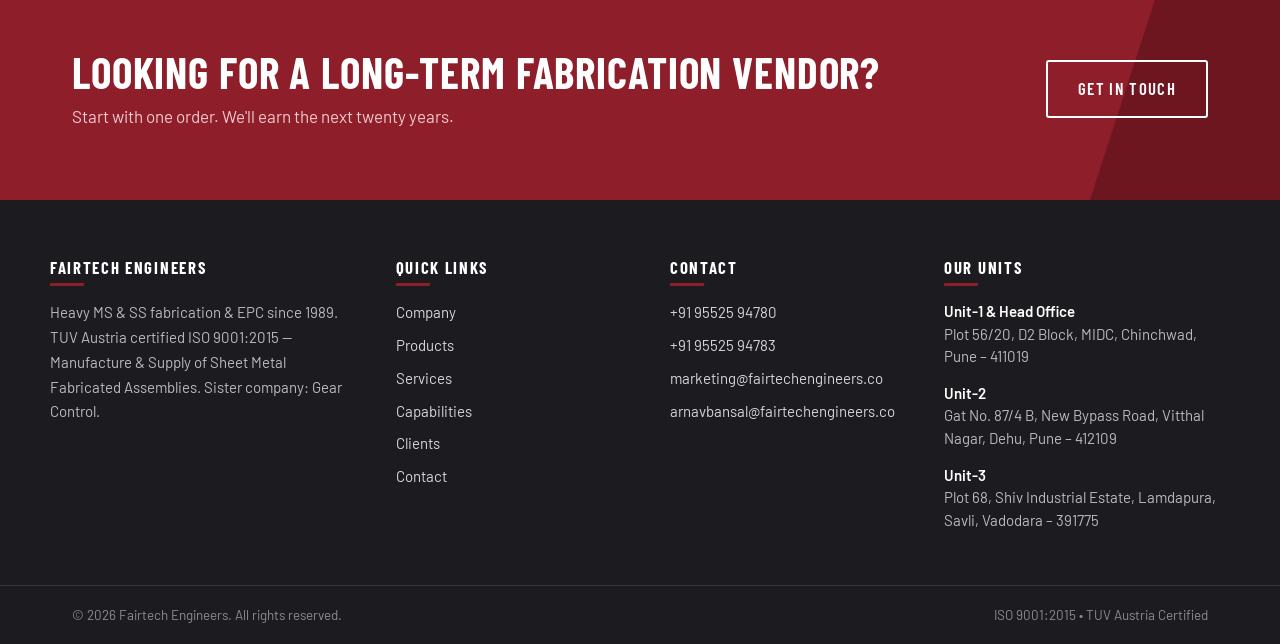
<file: clients.html>
<!DOCTYPE html>
<html lang="en">
<head>
  <meta charset="UTF-8">
  <meta name="viewport" content="width=device-width, initial-scale=1.0">
  <title>Clients | Fairtech Engineers — Trusted by Thermax, Forbes Marshall, Saint-Gobain &amp; More</title>
  <meta name="description" content="Fairtech Engineers serves leading OEMs and EPC contractors including Thermax (20-year vendor relationship), Forbes Marshall, Saint-Gobain, Ankur, TKIL Industries and LM Wind Power.">
  <link rel="canonical" href="https://www.fairtechengineers.co/clients.html">
  <meta property="og:type" content="website">
  <meta property="og:title" content="Clients — Fairtech Engineers">
  <meta property="og:description" content="Trusted fabrication partner to India's leading OEMs and EPC contractors, including a 20-year vendor relationship with Thermax.">
  <meta property="og:url" content="https://www.fairtechengineers.co/clients.html">
  <meta property="og:image" content="https://www.fairtechengineers.co/images/logo.png">
  <link rel="icon" type="image/svg+xml" href="favicon.svg">
  <link rel="preconnect" href="https://fonts.googleapis.com">
  <link rel="preconnect" href="https://fonts.gstatic.com" crossorigin>
  <link href="https://fonts.googleapis.com/css2?family=Barlow+Condensed:wght@600;700&family=Barlow:wght@400;500;600;700&display=swap" rel="stylesheet">
  <link rel="stylesheet" href="css/style.css">
</head>
<body>

  <header class="site-header">
    <div class="topbar">
      <div class="container topbar-inner">
        <span>TUV Austria certified ISO 9001:2015 &bull; Est. 1989</span>
        <div class="topbar-contact">
          <a href="tel:+919552594780">+91 95525 94780</a>
          <a href="mailto:marketing@fairtechengineers.co">marketing@fairtechengineers.co</a>
        </div>
      </div>
    </div>
    <nav class="navbar" aria-label="Main navigation">
      <div class="container nav-inner">
        <a class="brand" href="index.html">
          <img class="brand-logo" src="images/logo.png" alt="Fair Tech Engineers logo">
          <span class="brand-text">
            <strong>Fair<em>tech</em> Engineers</strong>
            <small>All Types of Fabrication &amp; Engineering work</small>
          </span>
        </a>
        <button class="nav-toggle" aria-label="Toggle menu" aria-expanded="false"><span></span><span></span><span></span></button>
        <ul class="nav-links">
          <li><a href="index.html">Home</a></li>
          <li><a href="about.html">Company</a></li>
          <li><a href="products.html">Products</a></li>
          <li><a href="services.html">Services</a></li>
          <li><a href="capabilities.html">Capabilities</a></li>
          <li><a href="clients.html">Clients</a></li>
          <li><a href="contact.html" class="nav-cta">Contact</a></li>
        </ul>
      </div>
    </nav>
  </header>

  <main>

    <section class="page-hero">
      <div class="container">
        <span class="kicker"><span>Clients</span></span>
        <h1>Trusted by India's Leading OEMs &amp; EPC Contractors</h1>
        <p>Long-standing vendor relationships built on quality, on-time delivery and competitive pricing — order after order, year after year.</p>
      </div>
    </section>

    <!-- Client logos -->
    <section class="section">
      <div class="container">
        <div class="section-head center reveal">
          <span class="kicker"><span>Our Clientele</span></span>
          <h2>Companies We Serve</h2>
        </div>
        <div class="client-strip reveal">
          <div class="client-tile"><img class="client-logo" src="images/client_thermax.png" alt="Thermax"><span class="client-name">Thermax<small>20-year vendor relationship</small></span></div>
          <div class="client-tile"><img class="client-logo" src="images/client_forbes_marshall.jpg" alt="Forbes Marshall"><span class="client-name">Forbes Marshall</span></div>
          <div class="client-tile"><img class="client-logo" src="images/client_tkil.png" alt="TKIL Industries"><span class="client-name">TKIL Industries<small>formerly Thyssenkrupp Industries India</small></span></div>
          <div class="client-tile"><img class="client-logo" src="images/client_transformers_rectifiers.png" alt="Transformers &amp; Rectifiers India Ltd"><span class="client-name">Transformers &amp; Rectifiers India</span></div>
          <div class="client-tile"><img class="client-logo" src="images/client_monarch_transformers.jpg" alt="Monarch Transformers"><span class="client-name">Monarch Transformers</span></div>
          <div class="client-tile"><img class="client-logo" src="images/client_ankur_scientific.jpg" alt="Ankur Scientific"><span class="client-name">Ankur Scientific</span></div>
          <div class="client-tile"><img class="client-logo" src="images/client_lnt.png" alt="Larsen &amp; Toubro (L&amp;T)"><span class="client-name">L&amp;T</span></div>
          <div class="client-tile"><img class="client-logo" src="images/client_megha_engineering.jpg" alt="Megha Engineering &amp; Infrastructures (MEIL)"><span class="client-name">Megha Engineering (MEIL)</span></div>
          <div class="client-tile"><img class="client-logo" src="images/client_pnc_infratech.jpg" alt="PNC Infratech"><span class="client-name">PNC Infratech</span></div>
          <div class="client-tile"><img class="client-logo" src="images/client_saint_gobain.jpg" alt="Saint-Gobain"><span class="client-name">Saint-Gobain</span></div>
          <div class="client-tile"><img class="client-logo" src="images/client_lm_wind_power.jpg" alt="LM Wind Power"><span class="client-name">LM Wind Power</span></div>
          <div class="client-tile"><img class="client-logo" src="images/client_nirma.png" alt="Nirma"><span class="client-name">Nirma</span></div>
          <div class="client-tile"><img class="client-logo" src="images/client_nestle.png" alt="Nestlé"><span class="client-name">Nestlé</span></div>
          <div class="client-tile"><img class="client-logo" src="images/client_ge.png" alt="GE (General Electric)"><span class="client-name">GE</span></div>
        </div>
      </div>
    </section>

    <!-- Thermax relationship -->
    <section class="section alt">
      <div class="container split">
        <div class="reveal">
          <span class="kicker"><span>Flagship Relationship</span></span>
          <h2>20 Years as a Thermax Vendor</h2>
          <p>Our two-decade vendor relationship with <strong>Thermax</strong> — one of India's leading energy and environment engineering companies — is the clearest measure of how we work. Sustaining an OEM relationship of that length demands consistent quality, dependable delivery schedules and competitive pricing on every single order.</p>
          <p>The same discipline extends to every client we serve, from boiler and steam engineering majors to glass, wind energy and industrial machinery manufacturers.</p>
        </div>
        <div class="reveal">
          <span class="kicker"><span>Who We Work Best With</span></span>
          <h2>OEM &amp; EPC Focus</h2>
          <p>We are structured to serve two kinds of customers:</p>
          <ul class="checklist">
            <li><strong>OEMs</strong> who need a dependable fabrication vendor building assemblies to their drawings, tolerances and quality plans — release after release.</li>
            <li><strong>EPC contractors</strong> who need heavy fabricated equipment — chimneys, ducting, structures, tanks — delivered site-ready, on project schedules.</li>
          </ul>
        </div>
      </div>
    </section>

    <!-- Contact CTA -->
    <section class="cta-band">
      <div class="container">
        <div>
          <h2>Looking for a long-term fabrication vendor?</h2>
          <p>Start with one order. We'll earn the next twenty years.</p>
        </div>
        <a class="btn btn-outline" href="contact.html">Get in Touch</a>
      </div>
    </section>

  </main>

  <footer class="site-footer">
    <div class="container footer-top">
      <div class="footer-brand">
        <h4>Fairtech Engineers</h4>
        <p>Heavy MS &amp; SS fabrication &amp; EPC since 1989. TUV Austria certified ISO 9001:2015 — Manufacture &amp; Supply of Sheet Metal Fabricated Assemblies. Sister company: Gear Control.</p>
      </div>
      <div>
        <h4>Quick Links</h4>
        <ul>
          <li><a href="about.html">Company</a></li>
          <li><a href="products.html">Products</a></li>
          <li><a href="services.html">Services</a></li>
          <li><a href="capabilities.html">Capabilities</a></li>
          <li><a href="clients.html">Clients</a></li>
          <li><a href="contact.html">Contact</a></li>
        </ul>
      </div>
      <div>
        <h4>Contact</h4>
        <ul>
          <li><a href="tel:+919552594780">+91 95525 94780</a></li>
          <li><a href="tel:+919552594783">+91 95525 94783</a></li>
          <li><a href="mailto:marketing@fairtechengineers.co">marketing@fairtechengineers.co</a></li>
          <li><a href="mailto:arnavbansal@fairtechengineers.co">arnavbansal@fairtechengineers.co</a></li>
        </ul>
      </div>
      <div>
        <h4>Our Units</h4>
        <address><b>Unit-1 &amp; Head Office</b>Plot 56/20, D2 Block, MIDC, Chinchwad, Pune &ndash; 411019</address>
        <address><b>Unit-2</b>Gat No. 87/4 B, New Bypass Road, Vitthal Nagar, Dehu, Pune &ndash; 412109</address>
        <address><b>Unit-3</b>Plot 68, Shiv Industrial Estate, Lamdapura, Savli, Vadodara &ndash; 391775</address>
      </div>
    </div>
    <div class="footer-bottom">
      <div class="container">
        <span>&copy; <span data-year>2026</span> Fairtech Engineers. All rights reserved.</span>
        <span>ISO 9001:2015 &bull; TUV Austria Certified</span>
      </div>
    </div>
  </footer>

  <script src="js/main.js"></script>
</body>
</html>
</file>
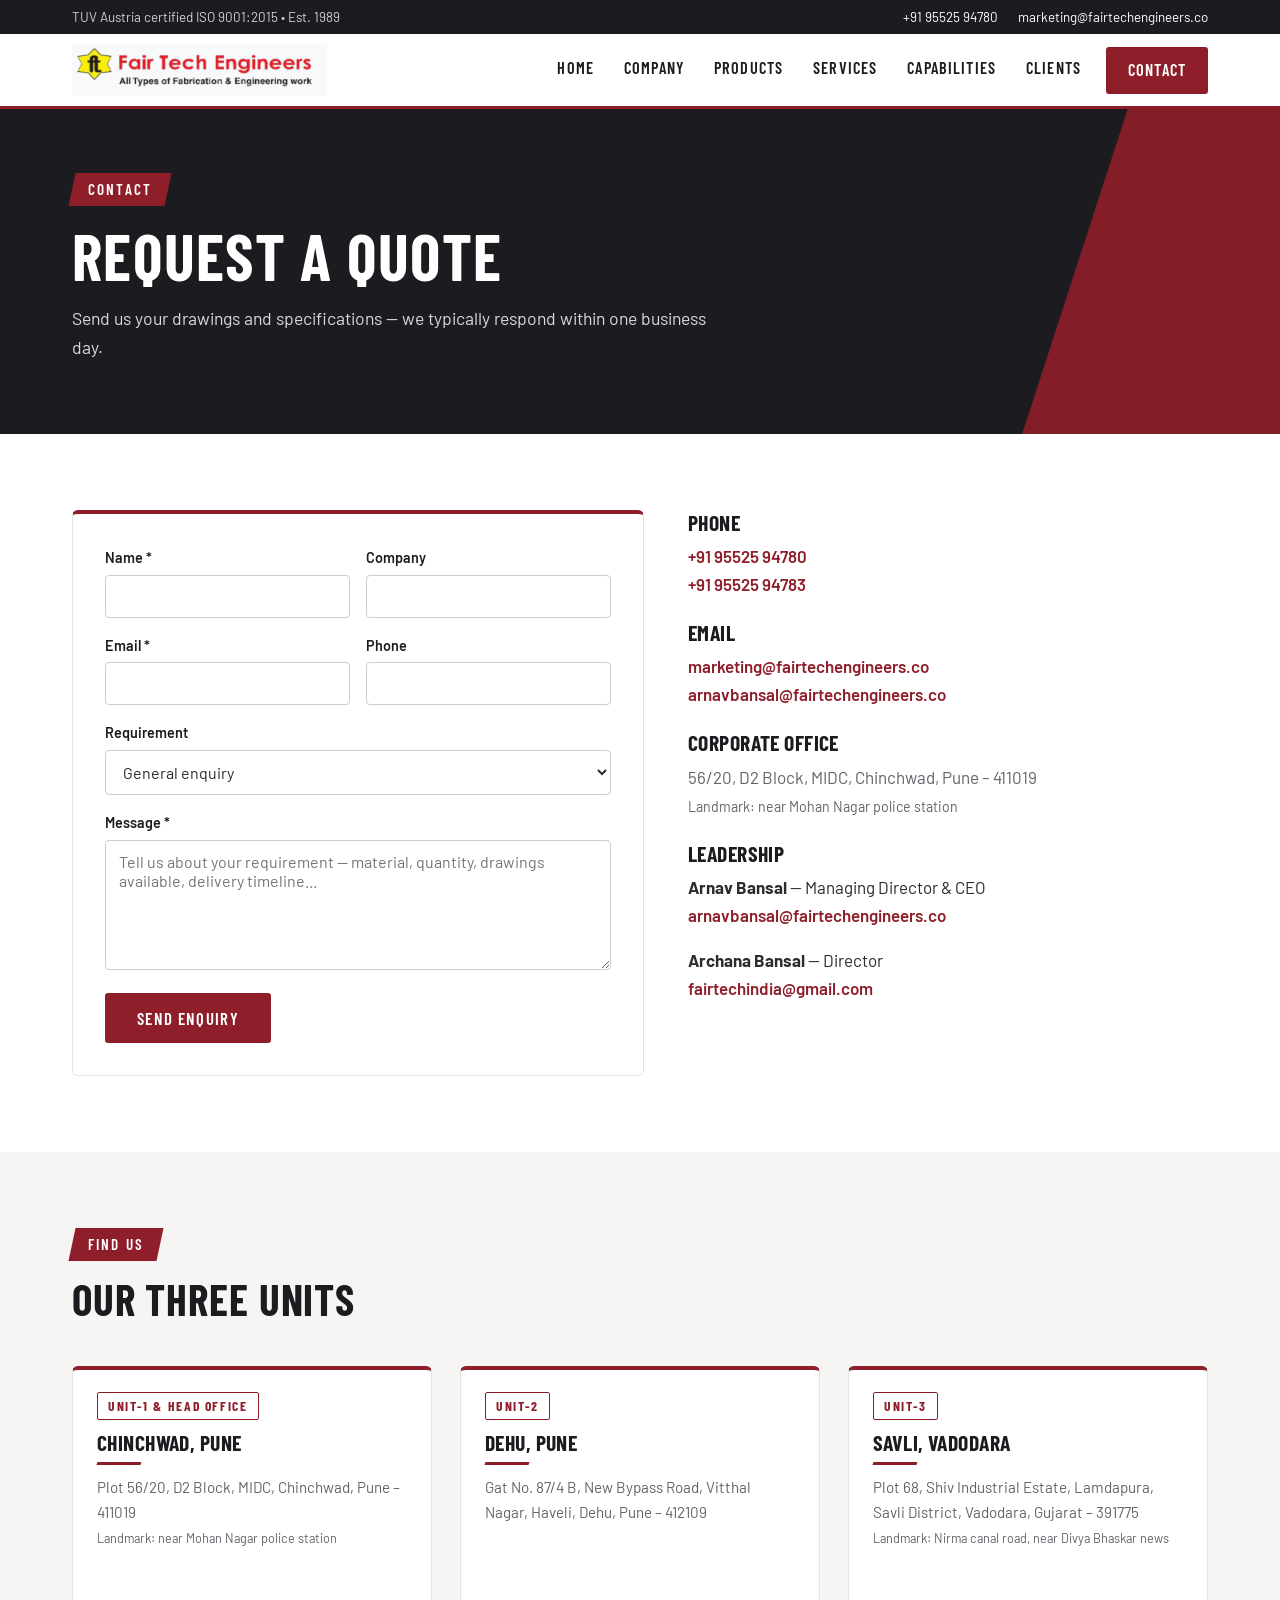
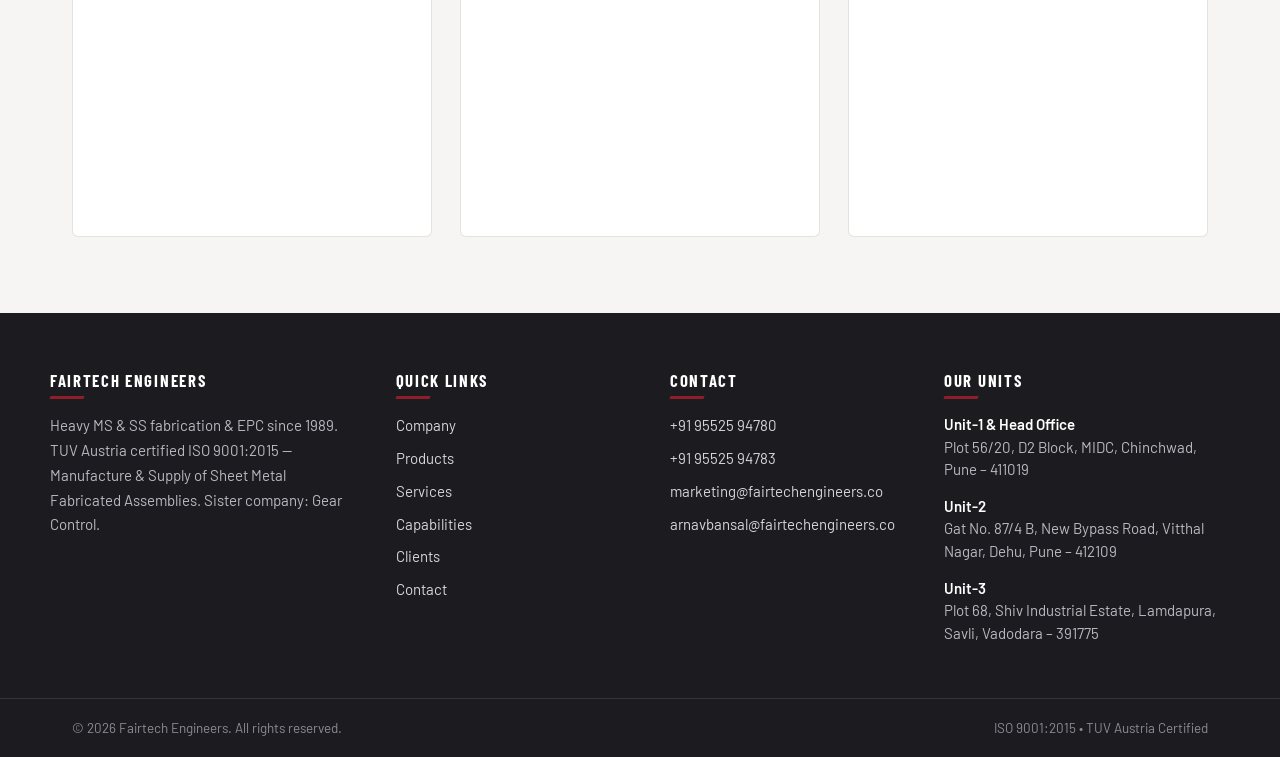
<file: contact.html>
<!DOCTYPE html>
<html lang="en">
<head>
  <meta charset="UTF-8">
  <meta name="viewport" content="width=device-width, initial-scale=1.0">
  <title>Contact | Fairtech Engineers — Request a Quote</title>
  <meta name="description" content="Contact Fairtech Engineers for heavy fabrication enquiries. Corporate office: 56/20, D2 Block, MIDC, Chinchwad, Pune - 411019. Phone: +91 9552594780, +91 9552594783. Email: marketing@fairtechengineers.co.">
  <link rel="canonical" href="https://www.fairtechengineers.co/contact.html">
  <meta property="og:type" content="website">
  <meta property="og:title" content="Contact Fairtech Engineers — Request a Quote">
  <meta property="og:description" content="Send us your drawings and specifications for a competitive fabrication quotation.">
  <meta property="og:url" content="https://www.fairtechengineers.co/contact.html">
  <meta property="og:image" content="https://www.fairtechengineers.co/images/logo.png">
  <link rel="icon" type="image/svg+xml" href="favicon.svg">
  <link rel="preconnect" href="https://fonts.googleapis.com">
  <link rel="preconnect" href="https://fonts.gstatic.com" crossorigin>
  <link href="https://fonts.googleapis.com/css2?family=Barlow+Condensed:wght@600;700&family=Barlow:wght@400;500;600;700&display=swap" rel="stylesheet">
  <link rel="stylesheet" href="css/style.css">
</head>
<body>

  <header class="site-header">
    <div class="topbar">
      <div class="container topbar-inner">
        <span>TUV Austria certified ISO 9001:2015 &bull; Est. 1989</span>
        <div class="topbar-contact">
          <a href="tel:+919552594780">+91 95525 94780</a>
          <a href="mailto:marketing@fairtechengineers.co">marketing@fairtechengineers.co</a>
        </div>
      </div>
    </div>
    <nav class="navbar" aria-label="Main navigation">
      <div class="container nav-inner">
        <a class="brand" href="index.html">
          <img class="brand-logo" src="images/logo.png" alt="Fair Tech Engineers logo">
          <span class="brand-text">
            <strong>Fair<em>tech</em> Engineers</strong>
            <small>All Types of Fabrication &amp; Engineering work</small>
          </span>
        </a>
        <button class="nav-toggle" aria-label="Toggle menu" aria-expanded="false"><span></span><span></span><span></span></button>
        <ul class="nav-links">
          <li><a href="index.html">Home</a></li>
          <li><a href="about.html">Company</a></li>
          <li><a href="products.html">Products</a></li>
          <li><a href="services.html">Services</a></li>
          <li><a href="capabilities.html">Capabilities</a></li>
          <li><a href="clients.html">Clients</a></li>
          <li><a href="contact.html" class="nav-cta">Contact</a></li>
        </ul>
      </div>
    </nav>
  </header>

  <main>

    <section class="page-hero">
      <div class="container">
        <span class="kicker"><span>Contact</span></span>
        <h1>Request a Quote</h1>
        <p>Send us your drawings and specifications — we typically respond within one business day.</p>
      </div>
    </section>

    <section class="section">
      <div class="container contact-grid">

        <!-- Form (formsubmit.co — activate by submitting once and clicking the confirmation email) -->
        <form class="contact-form reveal" action="https://formsubmit.co/marketing@fairtechengineers.co" method="POST">
          <input type="hidden" name="_subject" value="New enquiry from fairtechengineers.co website">
          <input type="hidden" name="_template" value="table">
          <input type="text" name="_honey" style="display:none" tabindex="-1" autocomplete="off">
          <div class="form-row">
            <div class="field">
              <label for="cf-name">Name *</label>
              <input id="cf-name" type="text" name="name" required autocomplete="name">
            </div>
            <div class="field">
              <label for="cf-company">Company</label>
              <input id="cf-company" type="text" name="company" autocomplete="organization">
            </div>
          </div>
          <div class="form-row">
            <div class="field">
              <label for="cf-email">Email *</label>
              <input id="cf-email" type="email" name="email" required autocomplete="email">
            </div>
            <div class="field">
              <label for="cf-phone">Phone</label>
              <input id="cf-phone" type="tel" name="phone" autocomplete="tel">
            </div>
          </div>
          <div class="field">
            <label for="cf-subject">Requirement</label>
            <select id="cf-subject" name="requirement">
              <option>General enquiry</option>
              <option>Transformer tanks</option>
              <option>Boiler structures / pressure parts</option>
              <option>Chimneys / ducting</option>
              <option>Pressure vessels</option>
              <option>Structural fabrication</option>
              <option>Cutting / painting / packing services</option>
              <option>EPC scope</option>
              <option>Other</option>
            </select>
          </div>
          <div class="field">
            <label for="cf-message">Message *</label>
            <textarea id="cf-message" name="message" required placeholder="Tell us about your requirement — material, quantity, drawings available, delivery timeline..."></textarea>
          </div>
          <button class="btn btn-primary" type="submit">Send Enquiry</button>
        </form>

        <!-- Direct contact info -->
        <div class="contact-info reveal">
          <div class="info-block">
            <h3>Phone</h3>
            <p><a href="tel:+919552594780">+91 95525 94780</a><br><a href="tel:+919552594783">+91 95525 94783</a></p>
          </div>
          <div class="info-block">
            <h3>Email</h3>
            <p><a href="mailto:marketing@fairtechengineers.co">marketing@fairtechengineers.co</a><br><a href="mailto:arnavbansal@fairtechengineers.co">arnavbansal@fairtechengineers.co</a></p>
          </div>
          <div class="info-block">
            <h3>Corporate Office</h3>
            <address>56/20, D2 Block, MIDC, Chinchwad, Pune &ndash; 411019<br><small>Landmark: near Mohan Nagar police station</small></address>
          </div>
          <div class="info-block">
            <h3>Leadership</h3>
            <p><strong>Arnav Bansal</strong> — Managing Director &amp; CEO<br><a href="mailto:arnavbansal@fairtechengineers.co">arnavbansal@fairtechengineers.co</a></p>
            <p><strong>Archana Bansal</strong> — Director<br><a href="mailto:fairtechindia@gmail.com">fairtechindia@gmail.com</a></p>
          </div>
        </div>

      </div>
    </section>

    <!-- Maps for all 3 units -->
    <section class="section alt">
      <div class="container">
        <div class="section-head reveal">
          <span class="kicker"><span>Find Us</span></span>
          <h2>Our Three Units</h2>
        </div>
        <div class="grid cols-3">

          <article class="card unit-card reveal">
            <div class="card-body">
              <span class="unit-tag">Unit-1 &amp; Head Office</span>
              <h3>Chinchwad, Pune</h3>
              <address>Plot 56/20, D2 Block, MIDC, Chinchwad, Pune &ndash; 411019<br><small>Landmark: near Mohan Nagar police station</small></address>
            </div>
            <iframe class="map-embed" src="https://www.google.com/maps?q=Plot+56/20,+D2+Block,+MIDC,+Chinchwad,+Pune+411019&output=embed" title="Map — Fairtech Engineers Unit-1, Chinchwad, Pune" loading="lazy" referrerpolicy="no-referrer-when-downgrade"></iframe>
          </article>

          <article class="card unit-card reveal">
            <div class="card-body">
              <span class="unit-tag">Unit-2</span>
              <h3>Dehu, Pune</h3>
              <address>Gat No. 87/4 B, New Bypass Road, Vitthal Nagar, Haveli, Dehu, Pune &ndash; 412109</address>
            </div>
            <iframe class="map-embed" src="https://www.google.com/maps?q=Gat+No+87/4+B,+New+Bypass+Road,+Vitthal+Nagar,+Dehu,+Pune+412109&output=embed" title="Map — Fairtech Engineers Unit-2, Dehu, Pune" loading="lazy" referrerpolicy="no-referrer-when-downgrade"></iframe>
          </article>

          <article class="card unit-card reveal">
            <div class="card-body">
              <span class="unit-tag">Unit-3</span>
              <h3>Savli, Vadodara</h3>
              <address>Plot 68, Shiv Industrial Estate, Lamdapura, Savli District, Vadodara, Gujarat &ndash; 391775<br><small>Landmark: Nirma canal road, near Divya Bhaskar news</small></address>
            </div>
            <iframe class="map-embed" src="https://www.google.com/maps?q=Shiv+Industrial+Estate,+Lamdapura,+Savli,+Vadodara,+Gujarat+391775&output=embed" title="Map — Fairtech Engineers Unit-3, Savli, Vadodara" loading="lazy" referrerpolicy="no-referrer-when-downgrade"></iframe>
          </article>

        </div>
      </div>
    </section>

  </main>

  <footer class="site-footer">
    <div class="container footer-top">
      <div class="footer-brand">
        <h4>Fairtech Engineers</h4>
        <p>Heavy MS &amp; SS fabrication &amp; EPC since 1989. TUV Austria certified ISO 9001:2015 — Manufacture &amp; Supply of Sheet Metal Fabricated Assemblies. Sister company: Gear Control.</p>
      </div>
      <div>
        <h4>Quick Links</h4>
        <ul>
          <li><a href="about.html">Company</a></li>
          <li><a href="products.html">Products</a></li>
          <li><a href="services.html">Services</a></li>
          <li><a href="capabilities.html">Capabilities</a></li>
          <li><a href="clients.html">Clients</a></li>
          <li><a href="contact.html">Contact</a></li>
        </ul>
      </div>
      <div>
        <h4>Contact</h4>
        <ul>
          <li><a href="tel:+919552594780">+91 95525 94780</a></li>
          <li><a href="tel:+919552594783">+91 95525 94783</a></li>
          <li><a href="mailto:marketing@fairtechengineers.co">marketing@fairtechengineers.co</a></li>
          <li><a href="mailto:arnavbansal@fairtechengineers.co">arnavbansal@fairtechengineers.co</a></li>
        </ul>
      </div>
      <div>
        <h4>Our Units</h4>
        <address><b>Unit-1 &amp; Head Office</b>Plot 56/20, D2 Block, MIDC, Chinchwad, Pune &ndash; 411019</address>
        <address><b>Unit-2</b>Gat No. 87/4 B, New Bypass Road, Vitthal Nagar, Dehu, Pune &ndash; 412109</address>
        <address><b>Unit-3</b>Plot 68, Shiv Industrial Estate, Lamdapura, Savli, Vadodara &ndash; 391775</address>
      </div>
    </div>
    <div class="footer-bottom">
      <div class="container">
        <span>&copy; <span data-year>2026</span> Fairtech Engineers. All rights reserved.</span>
        <span>ISO 9001:2015 &bull; TUV Austria Certified</span>
      </div>
    </div>
  </footer>

  <script src="js/main.js"></script>
</body>
</html>
</file>
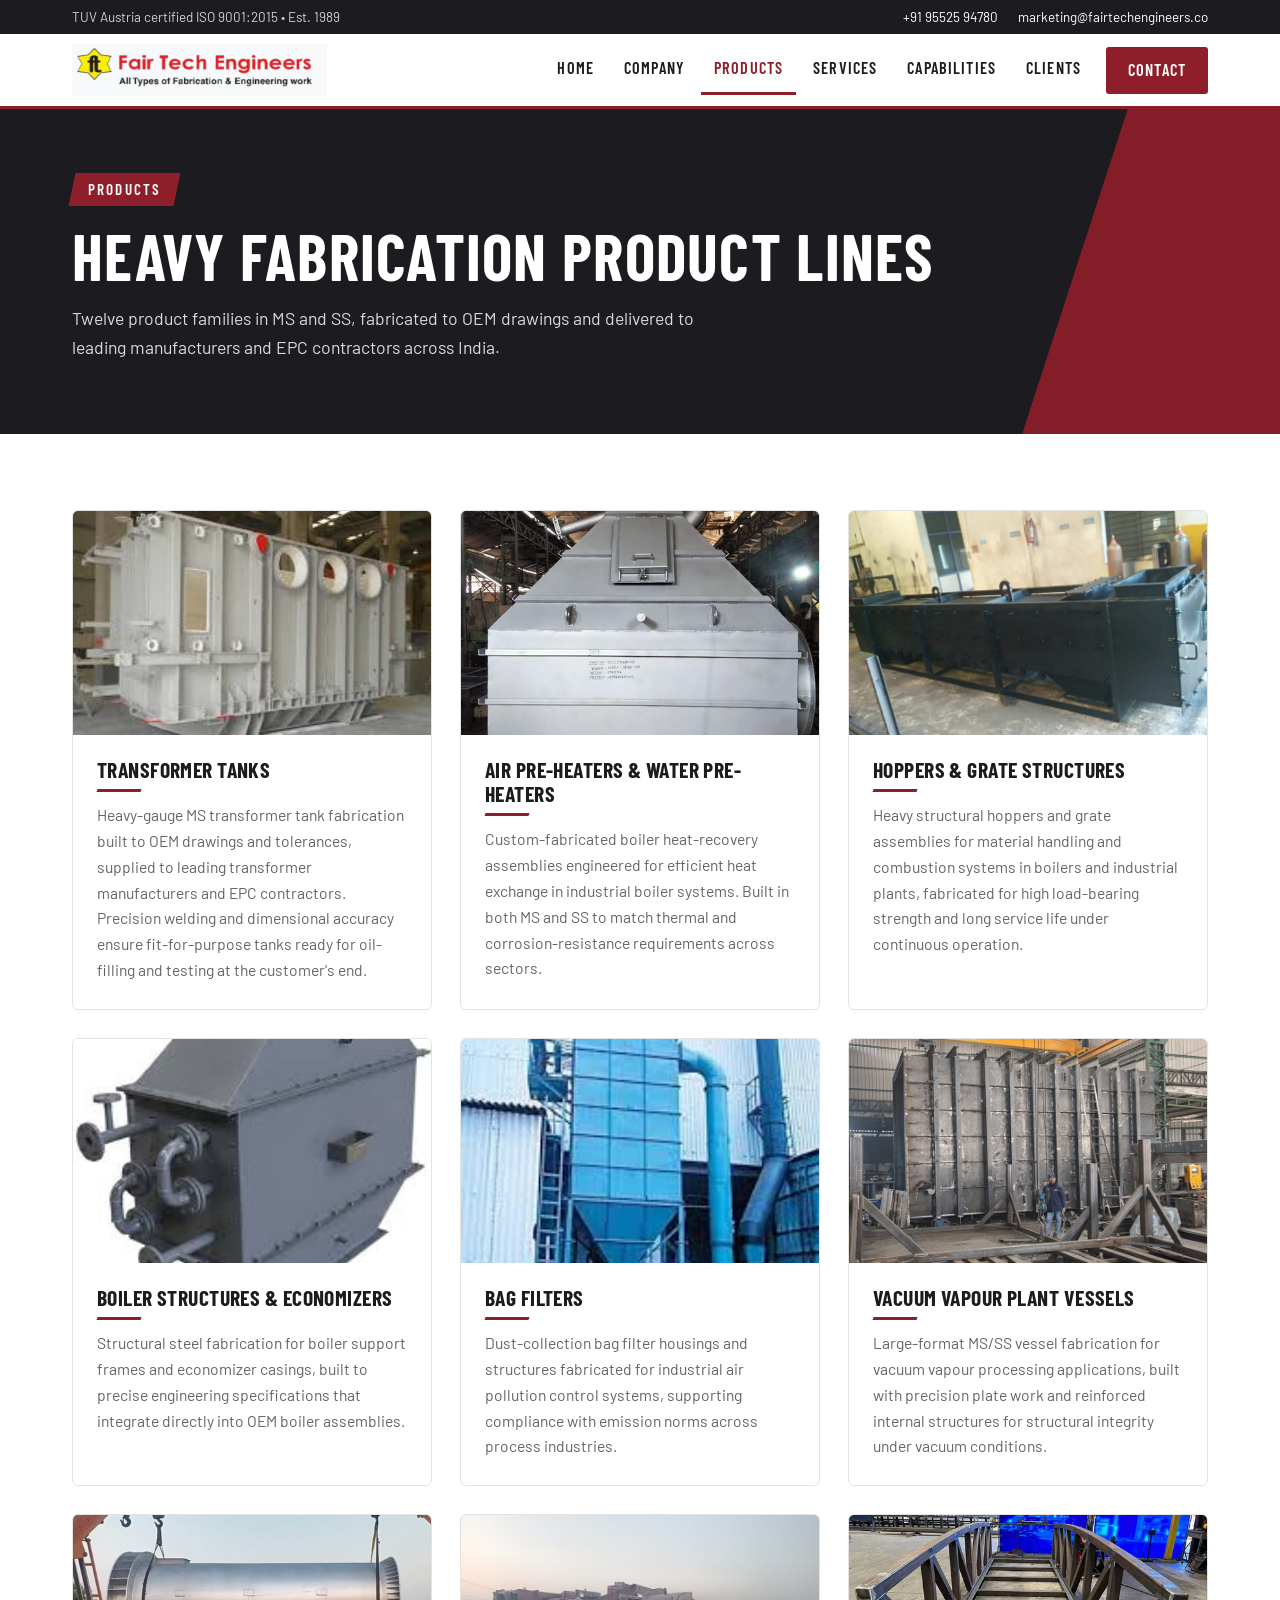
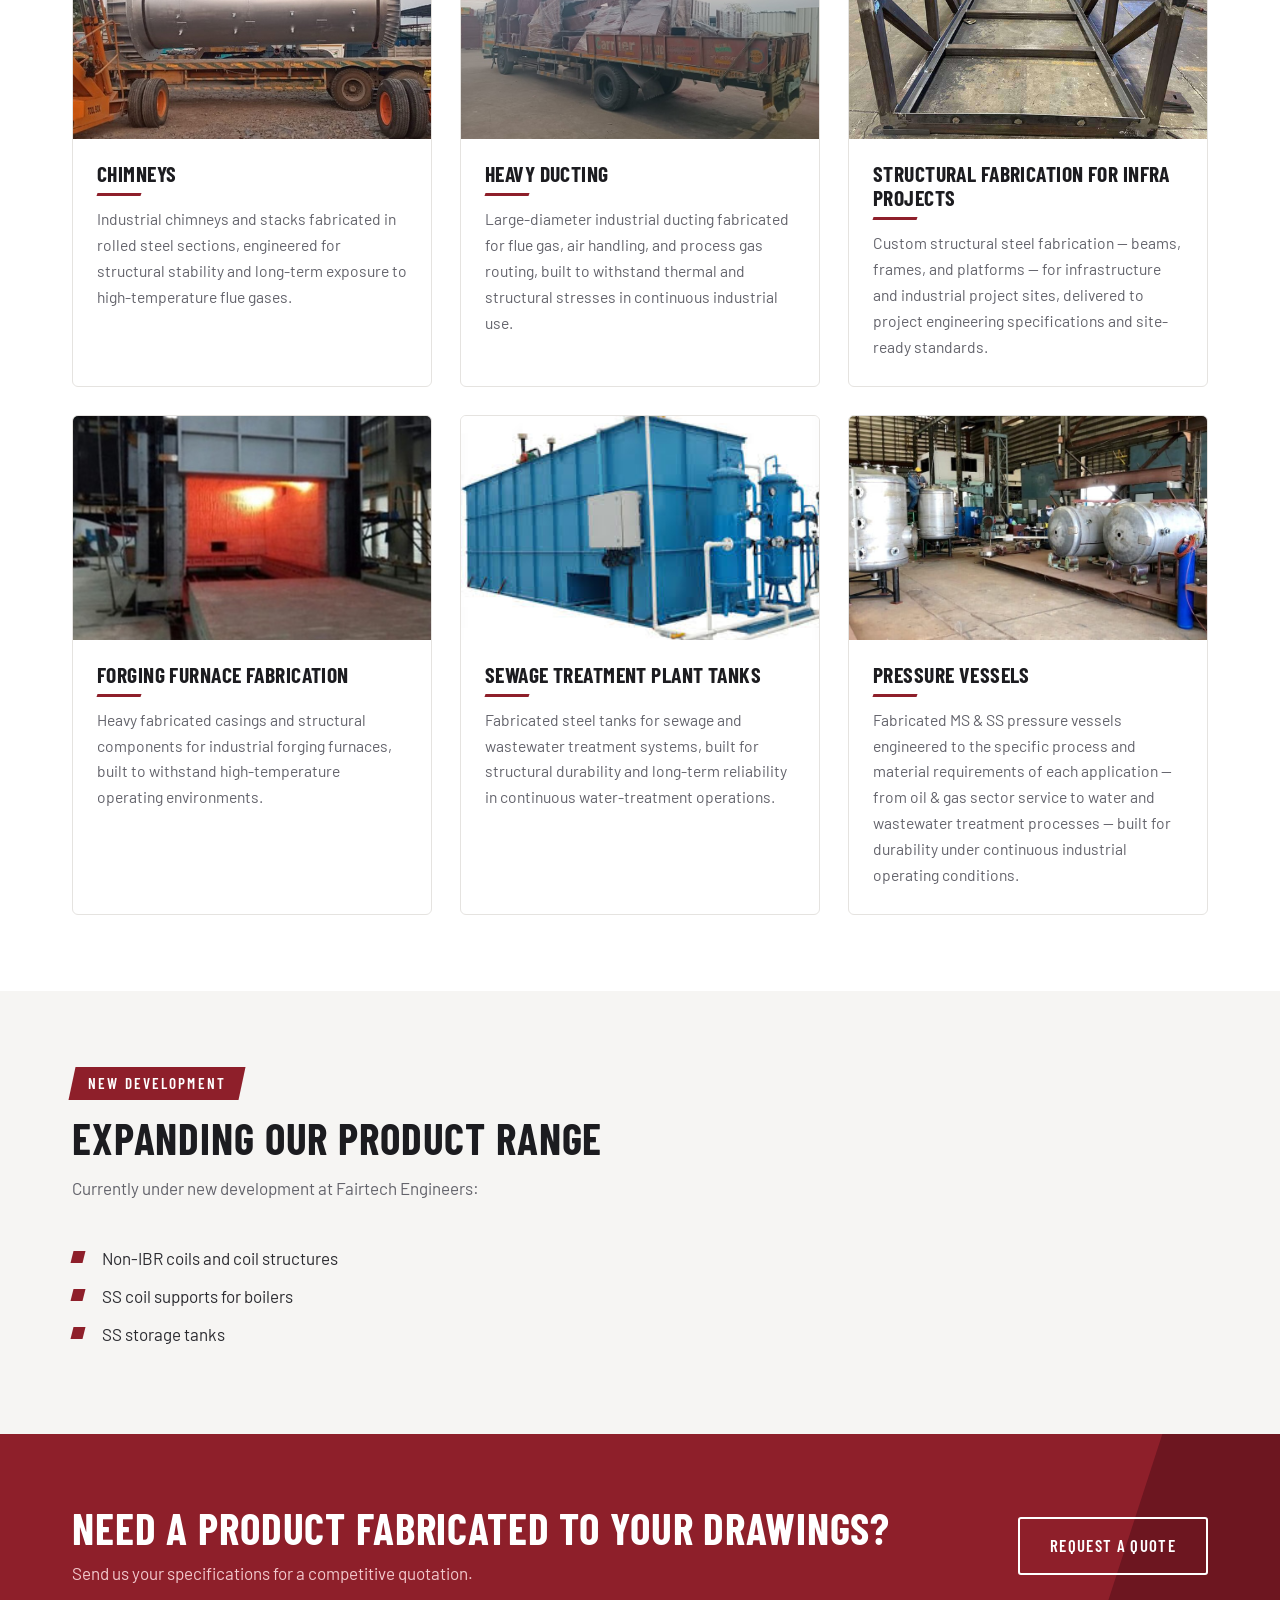
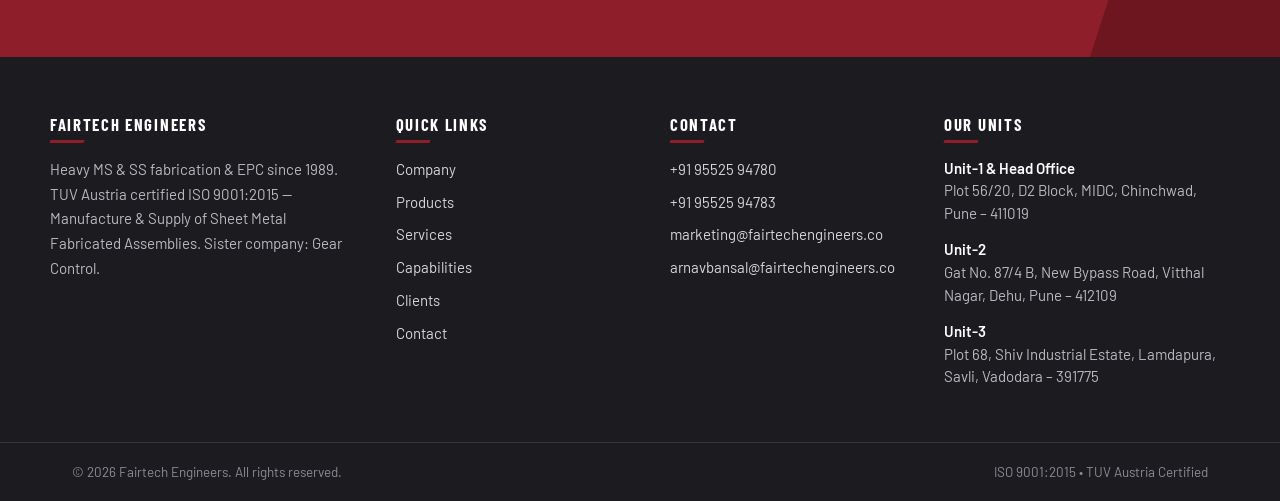
<file: products.html>
<!DOCTYPE html>
<html lang="en">
<head>
  <meta charset="UTF-8">
  <meta name="viewport" content="width=device-width, initial-scale=1.0">
  <title>Products | Fairtech Engineers — Transformer Tanks, Boiler Structures, Chimneys &amp; More</title>
  <meta name="description" content="Fairtech Engineers fabricates transformer tanks, air &amp; water pre-heaters, hoppers, boiler structures, economizers, bag filters, vacuum vessels, chimneys, heavy ducting, structural steel, forging furnaces and STP tanks in MS &amp; SS.">
  <link rel="canonical" href="https://www.fairtechengineers.co/products.html">
  <meta property="og:type" content="website">
  <meta property="og:title" content="Products — Fairtech Engineers">
  <meta property="og:description" content="11 heavy fabrication product lines in MS &amp; SS — transformer tanks, boiler structures, chimneys, heavy ducting and more, built to OEM specifications.">
  <meta property="og:url" content="https://www.fairtechengineers.co/products.html">
  <meta property="og:image" content="https://www.fairtechengineers.co/images/product_transformer_tank_1.png">
  <link rel="icon" type="image/svg+xml" href="favicon.svg">
  <link rel="preconnect" href="https://fonts.googleapis.com">
  <link rel="preconnect" href="https://fonts.gstatic.com" crossorigin>
  <link href="https://fonts.googleapis.com/css2?family=Barlow+Condensed:wght@600;700&family=Barlow:wght@400;500;600;700&display=swap" rel="stylesheet">
  <link rel="stylesheet" href="css/style.css">
</head>
<body>

  <header class="site-header">
    <div class="topbar">
      <div class="container topbar-inner">
        <span>TUV Austria certified ISO 9001:2015 &bull; Est. 1989</span>
        <div class="topbar-contact">
          <a href="tel:+919552594780">+91 95525 94780</a>
          <a href="mailto:marketing@fairtechengineers.co">marketing@fairtechengineers.co</a>
        </div>
      </div>
    </div>
    <nav class="navbar" aria-label="Main navigation">
      <div class="container nav-inner">
        <a class="brand" href="index.html">
          <img class="brand-logo" src="images/logo.png" alt="Fair Tech Engineers logo">
          <span class="brand-text">
            <strong>Fair<em>tech</em> Engineers</strong>
            <small>All Types of Fabrication &amp; Engineering work</small>
          </span>
        </a>
        <button class="nav-toggle" aria-label="Toggle menu" aria-expanded="false"><span></span><span></span><span></span></button>
        <ul class="nav-links">
          <li><a href="index.html">Home</a></li>
          <li><a href="about.html">Company</a></li>
          <li><a href="products.html">Products</a></li>
          <li><a href="services.html">Services</a></li>
          <li><a href="capabilities.html">Capabilities</a></li>
          <li><a href="clients.html">Clients</a></li>
          <li><a href="contact.html" class="nav-cta">Contact</a></li>
        </ul>
      </div>
    </nav>
  </header>

  <main>

    <section class="page-hero">
      <div class="container">
        <span class="kicker"><span>Products</span></span>
        <h1>Heavy Fabrication Product Lines</h1>
        <p>Twelve product families in MS and SS, fabricated to OEM drawings and delivered to leading manufacturers and EPC contractors across India.</p>
      </div>
    </section>

    <section class="section">
      <div class="container">
        <div class="grid cols-3">

          <article class="card reveal" id="transformer-tanks">
            <figure class="card-media"><img src="images/product_transformer_tank_1.png" alt="Heavy-gauge MS transformer tank fabricated by Fairtech Engineers" loading="lazy"></figure>
            <div class="card-body">
              <h3>Transformer Tanks</h3>
              <p>Heavy-gauge MS transformer tank fabrication built to OEM drawings and tolerances, supplied to leading transformer manufacturers and EPC contractors. Precision welding and dimensional accuracy ensure fit-for-purpose tanks ready for oil-filling and testing at the customer's end.</p>
            </div>
          </article>

          <article class="card reveal" id="pre-heaters">
            <figure class="card-media"><img src="images/product_air_preheater_1.png" alt="Air pre-heater heat-recovery assembly for industrial boilers" loading="lazy"></figure>
            <div class="card-body">
              <h3>Air Pre-Heaters &amp; Water Pre-Heaters</h3>
              <p>Custom-fabricated boiler heat-recovery assemblies engineered for efficient heat exchange in industrial boiler systems. Built in both MS and SS to match thermal and corrosion-resistance requirements across sectors.</p>
            </div>
          </article>

          <article class="card reveal" id="hoppers">
            <figure class="card-media"><img src="images/product_hopper_1.jpeg" alt="Heavy structural hopper and grate assembly fabrication" loading="lazy"></figure>
            <div class="card-body">
              <h3>Hoppers &amp; Grate Structures</h3>
              <p>Heavy structural hoppers and grate assemblies for material handling and combustion systems in boilers and industrial plants, fabricated for high load-bearing strength and long service life under continuous operation.</p>
            </div>
          </article>

          <article class="card reveal" id="boiler-structures">
            <figure class="card-media"><img src="images/product_economizer_1.png" alt="Boiler support structure and economizer casing fabrication" loading="lazy"></figure>
            <div class="card-body">
              <h3>Boiler Structures &amp; Economizers</h3>
              <p>Structural steel fabrication for boiler support frames and economizer casings, built to precise engineering specifications that integrate directly into OEM boiler assemblies.</p>
            </div>
          </article>

          <article class="card reveal" id="bag-filters">
            <figure class="card-media"><img src="images/product_bag_filter_1.png" alt="Bag filter housing for industrial air pollution control" loading="lazy"></figure>
            <div class="card-body">
              <h3>Bag Filters</h3>
              <p>Dust-collection bag filter housings and structures fabricated for industrial air pollution control systems, supporting compliance with emission norms across process industries.</p>
            </div>
          </article>

          <article class="card reveal" id="vacuum-vessels">
            <figure class="card-media"><img src="images/product_vacuum_vapour_vessel_1.jpeg" alt="Large-format MS/SS vacuum vapour plant vessel" loading="lazy"></figure>
            <div class="card-body">
              <h3>Vacuum Vapour Plant Vessels</h3>
              <p>Large-format MS/SS vessel fabrication for vacuum vapour processing applications, built with precision plate work and reinforced internal structures for structural integrity under vacuum conditions.</p>
            </div>
          </article>

          <article class="card reveal" id="chimneys">
            <figure class="card-media"><img src="images/product_chimney_1.jpeg" alt="Industrial chimney stack fabricated in rolled steel sections" loading="lazy"></figure>
            <div class="card-body">
              <h3>Chimneys</h3>
              <p>Industrial chimneys and stacks fabricated in rolled steel sections, engineered for structural stability and long-term exposure to high-temperature flue gases.</p>
            </div>
          </article>

          <article class="card reveal" id="heavy-ducting">
            <figure class="card-media"><img src="images/product_heavy_ducting_1.jpeg" alt="Large-diameter heavy industrial ducting fabrication" loading="lazy"></figure>
            <div class="card-body">
              <h3>Heavy Ducting</h3>
              <p>Large-diameter industrial ducting fabricated for flue gas, air handling, and process gas routing, built to withstand thermal and structural stresses in continuous industrial use.</p>
            </div>
          </article>

          <article class="card reveal" id="structural-fabrication">
            <figure class="card-media"><img src="images/product_structural_fabrication_1.png" alt="Custom structural steel fabrication for infrastructure projects" loading="lazy"></figure>
            <div class="card-body">
              <h3>Structural Fabrication for Infra Projects</h3>
              <p>Custom structural steel fabrication &mdash; beams, frames, and platforms &mdash; for infrastructure and industrial project sites, delivered to project engineering specifications and site-ready standards.</p>
            </div>
          </article>

          <article class="card reveal" id="forging-furnaces">
            <figure class="card-media"><img src="images/product_forging_furnace_1.jpeg" alt="Heavy fabricated casing for industrial forging furnace" loading="lazy"></figure>
            <div class="card-body">
              <h3>Forging Furnace Fabrication</h3>
              <p>Heavy fabricated casings and structural components for industrial forging furnaces, built to withstand high-temperature operating environments.</p>
            </div>
          </article>

          <article class="card reveal" id="stp-tanks">
            <figure class="card-media"><img src="images/product_sewage_treatment_tank_1.png" alt="Fabricated steel tank for sewage treatment plant" loading="lazy"></figure>
            <div class="card-body">
              <h3>Sewage Treatment Plant Tanks</h3>
              <p>Fabricated steel tanks for sewage and wastewater treatment systems, built for structural durability and long-term reliability in continuous water-treatment operations.</p>
            </div>
          </article>

          <article class="card reveal" id="pressure-vessels">
            <figure class="card-media"><img src="images/product_pressure_vessel_1.jpg" alt="MS and SS fabricated pressure vessels" loading="lazy"></figure>
            <div class="card-body">
              <h3>Pressure Vessels</h3>
              <p>Fabricated MS &amp; SS pressure vessels engineered to the specific process and material requirements of each application &mdash; from oil &amp; gas sector service to water and wastewater treatment processes &mdash; built for durability under continuous industrial operating conditions.</p>
            </div>
          </article>

        </div>
      </div>
    </section>

    <!-- New development -->
    <section class="section alt">
      <div class="container">
        <div class="section-head reveal">
          <span class="kicker"><span>New Development</span></span>
          <h2>Expanding Our Product Range</h2>
          <p>Currently under new development at Fairtech Engineers:</p>
        </div>
        <ul class="checklist reveal">
          <li>Non-IBR coils and coil structures</li>
          <li>SS coil supports for boilers</li>
          <li>SS storage tanks</li>
        </ul>
      </div>
    </section>

    <!-- Contact CTA -->
    <section class="cta-band">
      <div class="container">
        <div>
          <h2>Need a product fabricated to your drawings?</h2>
          <p>Send us your specifications for a competitive quotation.</p>
        </div>
        <a class="btn btn-outline" href="contact.html">Request a Quote</a>
      </div>
    </section>

  </main>

  <footer class="site-footer">
    <div class="container footer-top">
      <div class="footer-brand">
        <h4>Fairtech Engineers</h4>
        <p>Heavy MS &amp; SS fabrication &amp; EPC since 1989. TUV Austria certified ISO 9001:2015 — Manufacture &amp; Supply of Sheet Metal Fabricated Assemblies. Sister company: Gear Control.</p>
      </div>
      <div>
        <h4>Quick Links</h4>
        <ul>
          <li><a href="about.html">Company</a></li>
          <li><a href="products.html">Products</a></li>
          <li><a href="services.html">Services</a></li>
          <li><a href="capabilities.html">Capabilities</a></li>
          <li><a href="clients.html">Clients</a></li>
          <li><a href="contact.html">Contact</a></li>
        </ul>
      </div>
      <div>
        <h4>Contact</h4>
        <ul>
          <li><a href="tel:+919552594780">+91 95525 94780</a></li>
          <li><a href="tel:+919552594783">+91 95525 94783</a></li>
          <li><a href="mailto:marketing@fairtechengineers.co">marketing@fairtechengineers.co</a></li>
          <li><a href="mailto:arnavbansal@fairtechengineers.co">arnavbansal@fairtechengineers.co</a></li>
        </ul>
      </div>
      <div>
        <h4>Our Units</h4>
        <address><b>Unit-1 &amp; Head Office</b>Plot 56/20, D2 Block, MIDC, Chinchwad, Pune &ndash; 411019</address>
        <address><b>Unit-2</b>Gat No. 87/4 B, New Bypass Road, Vitthal Nagar, Dehu, Pune &ndash; 412109</address>
        <address><b>Unit-3</b>Plot 68, Shiv Industrial Estate, Lamdapura, Savli, Vadodara &ndash; 391775</address>
      </div>
    </div>
    <div class="footer-bottom">
      <div class="container">
        <span>&copy; <span data-year>2026</span> Fairtech Engineers. All rights reserved.</span>
        <span>ISO 9001:2015 &bull; TUV Austria Certified</span>
      </div>
    </div>
  </footer>

  <script src="js/main.js"></script>
</body>
</html>
</file>
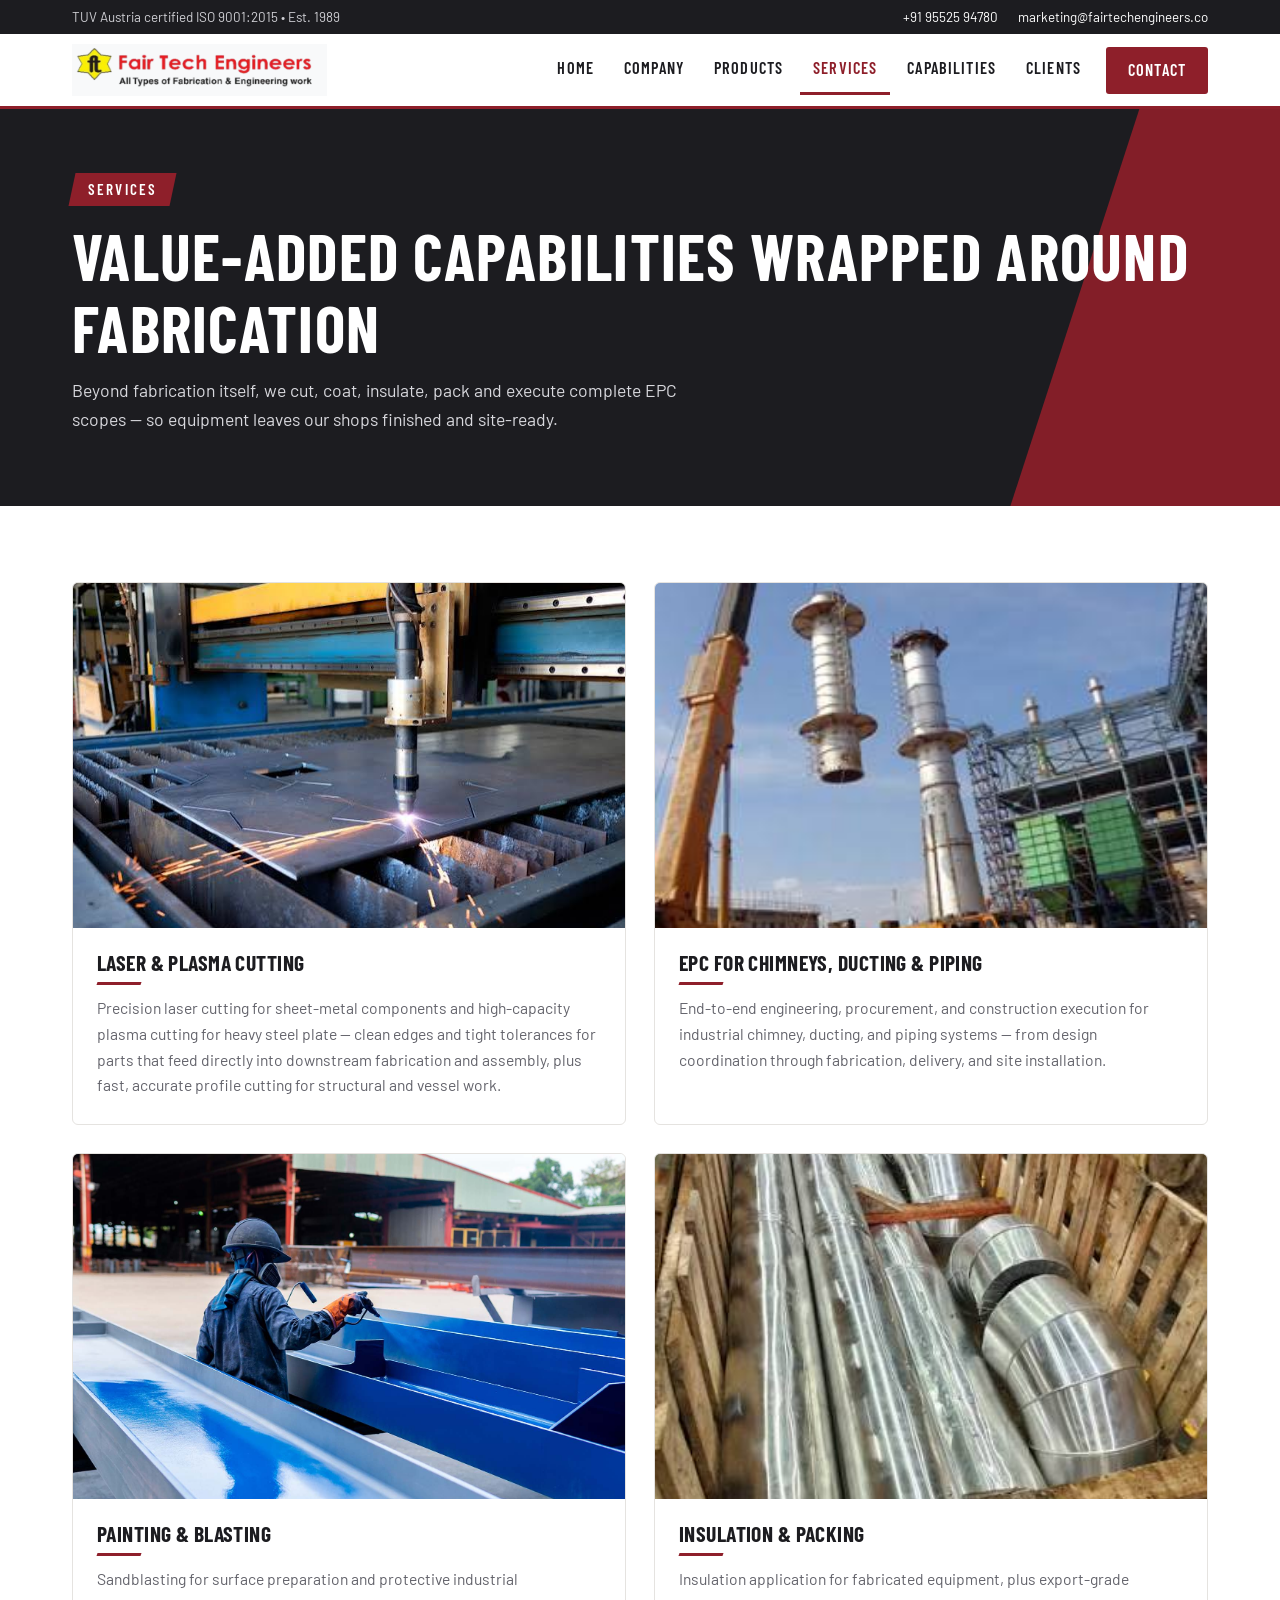
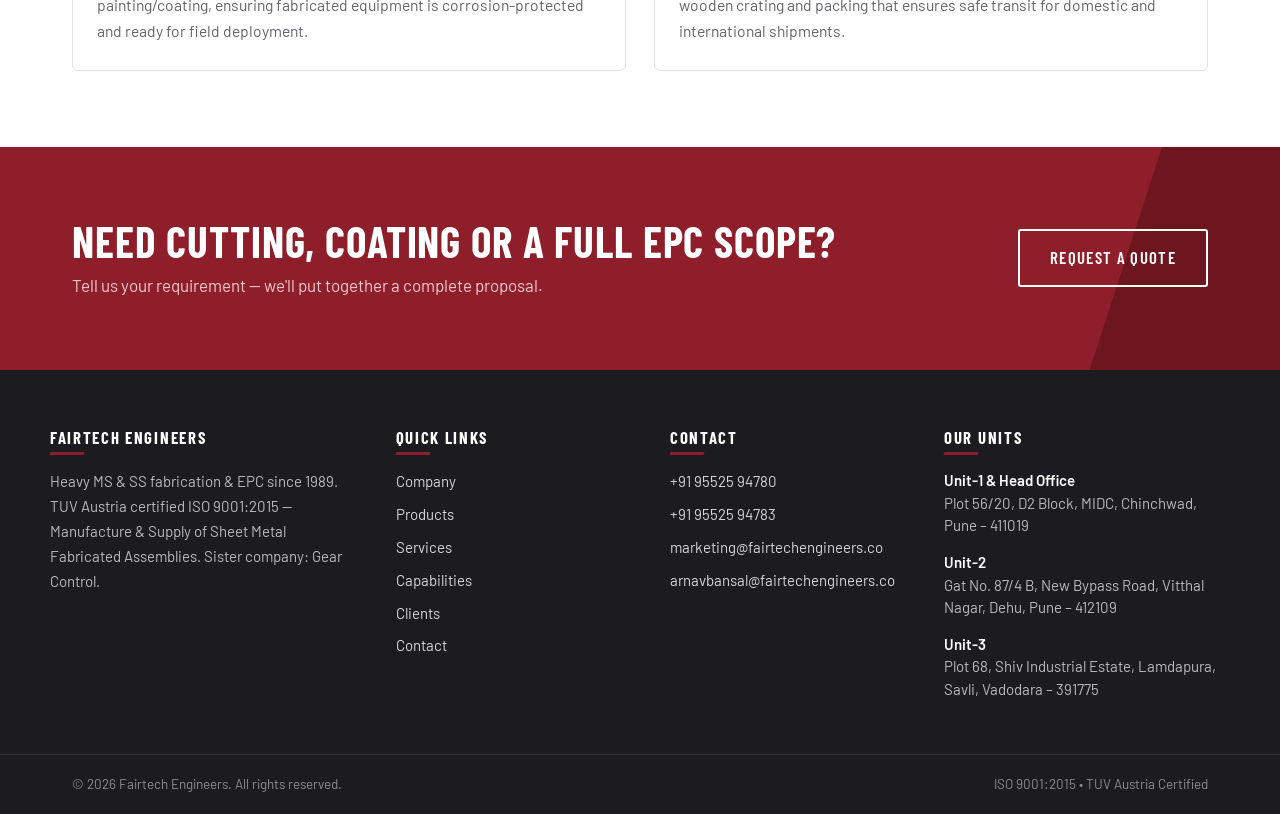
<file: services.html>
<!DOCTYPE html>
<html lang="en">
<head>
  <meta charset="UTF-8">
  <meta name="viewport" content="width=device-width, initial-scale=1.0">
  <title>Services | Fairtech Engineers — Laser &amp; Plasma Cutting, EPC, Painting, Blasting, Insulation &amp; Packing</title>
  <meta name="description" content="Value-added services from Fairtech Engineers: laser &amp; plasma cutting, EPC for chimneys/ducting/piping, industrial painting &amp; blasting, and insulation &amp; export packing.">
  <link rel="canonical" href="https://www.fairtechengineers.co/services.html">
  <meta property="og:type" content="website">
  <meta property="og:title" content="Services — Fairtech Engineers">
  <meta property="og:description" content="Value-added capabilities wrapped around heavy fabrication — laser &amp; plasma cutting, EPC execution, painting &amp; blasting, and insulation &amp; packing.">
  <meta property="og:url" content="https://www.fairtechengineers.co/services.html">
  <meta property="og:image" content="https://www.fairtechengineers.co/images/logo.png">
  <link rel="icon" type="image/svg+xml" href="favicon.svg">
  <link rel="preconnect" href="https://fonts.googleapis.com">
  <link rel="preconnect" href="https://fonts.gstatic.com" crossorigin>
  <link href="https://fonts.googleapis.com/css2?family=Barlow+Condensed:wght@600;700&family=Barlow:wght@400;500;600;700&display=swap" rel="stylesheet">
  <link rel="stylesheet" href="css/style.css">
</head>
<body>

  <header class="site-header">
    <div class="topbar">
      <div class="container topbar-inner">
        <span>TUV Austria certified ISO 9001:2015 &bull; Est. 1989</span>
        <div class="topbar-contact">
          <a href="tel:+919552594780">+91 95525 94780</a>
          <a href="mailto:marketing@fairtechengineers.co">marketing@fairtechengineers.co</a>
        </div>
      </div>
    </div>
    <nav class="navbar" aria-label="Main navigation">
      <div class="container nav-inner">
        <a class="brand" href="index.html">
          <img class="brand-logo" src="images/logo.png" alt="Fair Tech Engineers logo">
          <span class="brand-text">
            <strong>Fair<em>tech</em> Engineers</strong>
            <small>All Types of Fabrication &amp; Engineering work</small>
          </span>
        </a>
        <button class="nav-toggle" aria-label="Toggle menu" aria-expanded="false"><span></span><span></span><span></span></button>
        <ul class="nav-links">
          <li><a href="index.html">Home</a></li>
          <li><a href="about.html">Company</a></li>
          <li><a href="products.html">Products</a></li>
          <li><a href="services.html">Services</a></li>
          <li><a href="capabilities.html">Capabilities</a></li>
          <li><a href="clients.html">Clients</a></li>
          <li><a href="contact.html" class="nav-cta">Contact</a></li>
        </ul>
      </div>
    </nav>
  </header>

  <main>

    <section class="page-hero">
      <div class="container">
        <span class="kicker"><span>Services</span></span>
        <h1>Value-Added Capabilities Wrapped Around Fabrication</h1>
        <p>Beyond fabrication itself, we cut, coat, insulate, pack and execute complete EPC scopes — so equipment leaves our shops finished and site-ready.</p>
      </div>
    </section>

    <section class="section">
      <div class="container">
        <div class="grid two-up">

          <article class="card reveal" id="laser-plasma-cutting">
            <figure class="card-media"><img src="images/service_laser_plasma_cutting.jpg" alt="CNC plasma cutting of steel plate" loading="lazy"></figure>
            <div class="card-body">
              <h3>Laser &amp; Plasma Cutting</h3>
              <p>Precision laser cutting for sheet-metal components and high-capacity plasma cutting for heavy steel plate &mdash; clean edges and tight tolerances for parts that feed directly into downstream fabrication and assembly, plus fast, accurate profile cutting for structural and vessel work.</p>
            </div>
          </article>

          <article class="card reveal" id="epc">
            <figure class="card-media"><img src="images/service_epc_chimney_ducting_piping.jpg" alt="EPC of industrial chimney, ducting and piping" loading="lazy"></figure>
            <div class="card-body">
              <h3>EPC for Chimneys, Ducting &amp; Piping</h3>
              <p>End-to-end engineering, procurement, and construction execution for industrial chimney, ducting, and piping systems &mdash; from design coordination through fabrication, delivery, and site installation.</p>
            </div>
          </article>

          <article class="card reveal" id="painting-blasting">
            <figure class="card-media"><img src="images/service_painting_blasting.jpg" alt="Industrial painting and blasting of fabricated steel" loading="lazy"></figure>
            <div class="card-body">
              <h3>Painting &amp; Blasting</h3>
              <p>Sandblasting for surface preparation and protective industrial painting/coating, ensuring fabricated equipment is corrosion-protected and ready for field deployment.</p>
            </div>
          </article>

          <article class="card reveal" id="insulation-packing">
            <figure class="card-media"><img src="images/service_insulation_packing.jpg" alt="Insulated equipment crated for export packing" loading="lazy"></figure>
            <div class="card-body">
              <h3>Insulation &amp; Packing</h3>
              <p>Insulation application for fabricated equipment, plus export-grade wooden crating and packing that ensures safe transit for domestic and international shipments.</p>
            </div>
          </article>

        </div>
      </div>
    </section>

    <!-- Contact CTA -->
    <section class="cta-band">
      <div class="container">
        <div>
          <h2>Need cutting, coating or a full EPC scope?</h2>
          <p>Tell us your requirement — we'll put together a complete proposal.</p>
        </div>
        <a class="btn btn-outline" href="contact.html">Request a Quote</a>
      </div>
    </section>

  </main>

  <footer class="site-footer">
    <div class="container footer-top">
      <div class="footer-brand">
        <h4>Fairtech Engineers</h4>
        <p>Heavy MS &amp; SS fabrication &amp; EPC since 1989. TUV Austria certified ISO 9001:2015 — Manufacture &amp; Supply of Sheet Metal Fabricated Assemblies. Sister company: Gear Control.</p>
      </div>
      <div>
        <h4>Quick Links</h4>
        <ul>
          <li><a href="about.html">Company</a></li>
          <li><a href="products.html">Products</a></li>
          <li><a href="services.html">Services</a></li>
          <li><a href="capabilities.html">Capabilities</a></li>
          <li><a href="clients.html">Clients</a></li>
          <li><a href="contact.html">Contact</a></li>
        </ul>
      </div>
      <div>
        <h4>Contact</h4>
        <ul>
          <li><a href="tel:+919552594780">+91 95525 94780</a></li>
          <li><a href="tel:+919552594783">+91 95525 94783</a></li>
          <li><a href="mailto:marketing@fairtechengineers.co">marketing@fairtechengineers.co</a></li>
          <li><a href="mailto:arnavbansal@fairtechengineers.co">arnavbansal@fairtechengineers.co</a></li>
        </ul>
      </div>
      <div>
        <h4>Our Units</h4>
        <address><b>Unit-1 &amp; Head Office</b>Plot 56/20, D2 Block, MIDC, Chinchwad, Pune &ndash; 411019</address>
        <address><b>Unit-2</b>Gat No. 87/4 B, New Bypass Road, Vitthal Nagar, Dehu, Pune &ndash; 412109</address>
        <address><b>Unit-3</b>Plot 68, Shiv Industrial Estate, Lamdapura, Savli, Vadodara &ndash; 391775</address>
      </div>
    </div>
    <div class="footer-bottom">
      <div class="container">
        <span>&copy; <span data-year>2026</span> Fairtech Engineers. All rights reserved.</span>
        <span>ISO 9001:2015 &bull; TUV Austria Certified</span>
      </div>
    </div>
  </footer>

  <script src="js/main.js"></script>
</body>
</html>
</file>
<file: css/style.css>
/* ==========================================================================
   Fairtech Engineers — site stylesheet
   Brand: deep maroon red + dark charcoal, white base, diagonal red motifs
   ========================================================================== */

:root {
  --maroon: #8e1f2a;
  --maroon-dark: #6d1620;
  --maroon-bright: #b02635;
  --charcoal: #1c1c20;
  --charcoal-soft: #26262c;
  --ink: #2b2b30;
  --muted: #63636b;
  --line: #e5e3e0;
  --bg: #ffffff;
  --bg-alt: #f6f5f3;
  --radius: 6px;
  --shadow: 0 10px 30px rgba(28, 28, 32, 0.10);
  --font-head: "Barlow Condensed", "Arial Narrow", sans-serif;
  --font-body: "Barlow", "Segoe UI", Arial, sans-serif;
}

* { box-sizing: border-box; margin: 0; padding: 0; }

html { scroll-behavior: smooth; }

body {
  font-family: var(--font-body);
  font-size: 17px;
  line-height: 1.65;
  color: var(--ink);
  background: var(--bg);
  -webkit-font-smoothing: antialiased;
}

img { max-width: 100%; display: block; }

a { color: var(--maroon); text-decoration: none; }
a:hover { color: var(--maroon-bright); }

h1, h2, h3, h4 {
  font-family: var(--font-head);
  font-weight: 700;
  line-height: 1.12;
  color: var(--charcoal);
  text-transform: uppercase;
  letter-spacing: 0.02em;
}

h1 { font-size: clamp(2.4rem, 5.5vw, 4rem); }
h2 { font-size: clamp(1.9rem, 3.6vw, 2.7rem); }
h3 { font-size: 1.35rem; }

p { margin-bottom: 1em; }
p:last-child { margin-bottom: 0; }

.container { max-width: 1180px; margin: 0 auto; padding: 0 22px; }

.section { padding: 76px 0; }
.section.alt { background: var(--bg-alt); }

/* Diagonal red kicker tag before section headings */
.kicker {
  display: inline-block;
  font-family: var(--font-head);
  font-weight: 600;
  font-size: 0.95rem;
  letter-spacing: 0.14em;
  text-transform: uppercase;
  color: #fff;
  background: var(--maroon);
  padding: 4px 16px;
  margin-bottom: 14px;
  transform: skewX(-12deg);
}
.kicker > span { display: inline-block; transform: skewX(12deg); }

.section-head { max-width: 760px; margin-bottom: 42px; }
.section-head.center { margin-left: auto; margin-right: auto; text-align: center; }
.section-head p { color: var(--muted); margin-top: 12px; }

/* Buttons */
.btn {
  display: inline-block;
  font-family: var(--font-head);
  font-weight: 600;
  font-size: 1.05rem;
  letter-spacing: 0.08em;
  text-transform: uppercase;
  padding: 13px 30px;
  border: 2px solid transparent;
  border-radius: 3px;
  cursor: pointer;
  transition: background 0.2s, color 0.2s, border-color 0.2s, transform 0.15s;
}
.btn:hover { transform: translateY(-2px); }
.btn-primary { background: var(--maroon); color: #fff; }
.btn-primary:hover { background: var(--maroon-bright); color: #fff; }
.btn-outline { border-color: #fff; color: #fff; background: transparent; }
.btn-outline:hover { background: #fff; color: var(--charcoal); }
.btn-outline-dark { border-color: var(--charcoal); color: var(--charcoal); background: transparent; }
.btn-outline-dark:hover { background: var(--charcoal); color: #fff; }

/* ==========================================================================
   Header / navigation
   ========================================================================== */

.site-header { position: sticky; top: 0; z-index: 1000; }

.topbar {
  background: var(--charcoal);
  color: #cfcfd4;
  font-size: 0.84rem;
  padding: 6px 0;
}
.topbar-inner { display: flex; justify-content: space-between; gap: 16px; flex-wrap: wrap; }
.topbar a { color: #fff; }
.topbar a:hover { color: #f3b7bd; }
.topbar-contact { display: flex; gap: 20px; }

.navbar {
  background: #fff;
  border-bottom: 3px solid var(--maroon);
  transition: box-shadow 0.25s;
}
.navbar.scrolled { box-shadow: 0 6px 24px rgba(28, 28, 32, 0.14); }

.nav-inner { display: flex; align-items: center; justify-content: space-between; min-height: 72px; gap: 20px; }

.brand { display: flex; align-items: center; gap: 12px; }
.brand-logo { height: 52px; width: auto; }
.brand-logo.img-error { display: none; }
/* The logo file already carries the full wordmark, so hide the text
   version once the image loads; it stays as a fallback if the logo fails. */
.brand.has-logo .brand-text { display: none; }
.brand-text { display: flex; flex-direction: column; line-height: 1.15; }
.brand-text strong {
  font-family: var(--font-head);
  font-size: 1.45rem;
  font-weight: 700;
  text-transform: uppercase;
  color: var(--charcoal);
  letter-spacing: 0.03em;
}
.brand-text strong em { font-style: normal; color: var(--maroon); }
.brand-text small { font-size: 0.68rem; color: var(--muted); letter-spacing: 0.05em; text-transform: uppercase; }

.nav-links { display: flex; align-items: center; gap: 4px; list-style: none; }
.nav-links a {
  display: block;
  font-family: var(--font-head);
  font-weight: 600;
  font-size: 1.02rem;
  letter-spacing: 0.07em;
  text-transform: uppercase;
  color: var(--charcoal);
  padding: 10px 13px;
  border-bottom: 3px solid transparent;
}
.nav-links a:hover { color: var(--maroon); }
.nav-links a.active { color: var(--maroon); border-bottom-color: var(--maroon); }
.nav-links a.nav-cta {
  background: var(--maroon);
  color: #fff;
  padding: 10px 22px;
  margin-left: 8px;
  border-radius: 3px;
  border-bottom: none;
}
.nav-links a.nav-cta:hover { background: var(--maroon-bright); }

.nav-toggle {
  display: none;
  flex-direction: column;
  justify-content: center;
  gap: 5px;
  width: 44px;
  height: 44px;
  background: none;
  border: 0;
  cursor: pointer;
  padding: 8px;
}
.nav-toggle span { display: block; height: 3px; width: 100%; background: var(--charcoal); border-radius: 2px; transition: transform 0.25s, opacity 0.25s; }
.nav-toggle[aria-expanded="true"] span:nth-child(1) { transform: translateY(8px) rotate(45deg); }
.nav-toggle[aria-expanded="true"] span:nth-child(2) { opacity: 0; }
.nav-toggle[aria-expanded="true"] span:nth-child(3) { transform: translateY(-8px) rotate(-45deg); }

/* ==========================================================================
   Hero
   ========================================================================== */

.hero {
  position: relative;
  background: var(--charcoal);
  color: #fff;
  padding: 110px 0 130px;
  overflow: hidden;
}
/* Diagonal red geometric shapes */
.hero::before,
.hero::after {
  content: "";
  position: absolute;
  background: var(--maroon);
  transform: skewX(-18deg);
}
.hero::before { width: 42%; height: 200%; right: -24%; top: -50%; opacity: 0.92; }
.hero::after { width: 10px; height: 200%; right: 21%; top: -50%; opacity: 0.6; }

.hero-inner { position: relative; z-index: 2; max-width: 720px; }
.hero .eyebrow {
  font-family: var(--font-head);
  font-weight: 600;
  letter-spacing: 0.2em;
  text-transform: uppercase;
  font-size: 0.95rem;
  color: #e79aa2;
  margin-bottom: 16px;
}
.hero h1 { color: #fff; margin-bottom: 20px; }
.hero h1 em { font-style: normal; color: #f0aab1; }
.hero p.lead { font-size: 1.18rem; color: #d8d8dd; max-width: 560px; margin-bottom: 34px; }
.hero-actions { display: flex; gap: 16px; flex-wrap: wrap; }

/* Page hero (interior pages) */
.page-hero {
  position: relative;
  background: var(--charcoal);
  color: #fff;
  padding: 64px 0 72px;
  overflow: hidden;
}
.page-hero::before {
  content: "";
  position: absolute;
  width: 34%;
  height: 220%;
  right: -18%;
  top: -60%;
  background: var(--maroon);
  transform: skewX(-18deg);
  opacity: 0.9;
}
.page-hero .container { position: relative; z-index: 2; }
.page-hero h1 { color: #fff; }
.page-hero p { color: #d8d8dd; max-width: 640px; margin-top: 12px; font-size: 1.1rem; }

/* ==========================================================================
   Stats bar
   ========================================================================== */

.stats-bar { background: var(--maroon); color: #fff; padding: 30px 0; }
.stats-grid {
  display: grid;
  grid-template-columns: repeat(auto-fit, minmax(160px, 1fr));
  gap: 22px;
  text-align: center;
}
.stat b {
  display: block;
  font-family: var(--font-head);
  font-size: 2rem;
  font-weight: 700;
  line-height: 1.1;
}
.stat span { font-size: 0.86rem; letter-spacing: 0.08em; text-transform: uppercase; color: #f2c8cc; }

/* ==========================================================================
   Cards & grids
   ========================================================================== */

.grid { display: grid; gap: 28px; }
.grid.cols-2 { grid-template-columns: repeat(auto-fit, minmax(320px, 1fr)); }
.grid.cols-3 { grid-template-columns: repeat(auto-fit, minmax(280px, 1fr)); }
.grid.cols-4 { grid-template-columns: repeat(auto-fit, minmax(220px, 1fr)); }
.grid.two-up { grid-template-columns: repeat(2, minmax(0, 1fr)); }
@media (max-width: 720px) { .grid.two-up { grid-template-columns: 1fr; } }

/* Stat tiles (capabilities overview) */
.stat-tile {
  text-align: center;
  padding: 26px 18px;
  background: #fff;
  border: 1px solid var(--line);
  border-top: 3px solid var(--maroon);
  border-radius: var(--radius);
}
.stat-tile b {
  display: block;
  font-family: var(--font-head);
  font-size: 2.1rem;
  font-weight: 700;
  line-height: 1.05;
  color: var(--maroon);
}
.stat-tile span {
  display: block;
  margin-top: 6px;
  font-size: 0.82rem;
  letter-spacing: 0.04em;
  text-transform: uppercase;
  color: var(--muted);
}

.card {
  background: #fff;
  border: 1px solid var(--line);
  border-radius: var(--radius);
  overflow: hidden;
  display: flex;
  flex-direction: column;
  transition: transform 0.2s, box-shadow 0.2s;
}
.card:hover { transform: translateY(-4px); box-shadow: var(--shadow); }

.card-media {
  position: relative;
  aspect-ratio: 16 / 10;
  background: var(--bg-alt);
  overflow: hidden;
  margin: 0;
}
.card-media img { width: 100%; height: 100%; object-fit: cover; }

.card-body { padding: 22px 24px 26px; display: flex; flex-direction: column; gap: 10px; flex: 1; }
.card-body h3 { color: var(--charcoal); }
.card-body h3::after {
  content: "";
  display: block;
  width: 44px;
  height: 3px;
  background: var(--maroon);
  margin-top: 8px;
  transform: skewX(-18deg);
}
.card-body p { color: var(--muted); font-size: 0.98rem; }

/* Missing-image fallback (real photo not yet in images/) */
.card-media.img-missing::before,
.media.img-missing::before {
  content: attr(data-label);
  position: absolute;
  inset: 0;
  display: flex;
  align-items: center;
  justify-content: center;
  text-align: center;
  padding: 18px;
  font-family: var(--font-head);
  font-weight: 600;
  letter-spacing: 0.08em;
  text-transform: uppercase;
  color: #9a9aa1;
  background:
    repeating-linear-gradient(-45deg, transparent 0 14px, rgba(142, 31, 42, 0.05) 14px 28px),
    var(--bg-alt);
}
.card-media.img-missing img,
.media.img-missing img { display: none; }

/* "Photo coming soon" treatment for service placeholders */
.card-media.coming-soon::after {
  content: "Photo coming soon";
  position: absolute;
  left: 0;
  bottom: 14px;
  background: var(--charcoal);
  color: #fff;
  font-family: var(--font-head);
  font-weight: 600;
  font-size: 0.82rem;
  letter-spacing: 0.12em;
  text-transform: uppercase;
  padding: 5px 16px 5px 12px;
  clip-path: polygon(0 0, 100% 0, calc(100% - 10px) 100%, 0 100%);
}
.card-media.coming-soon.img-missing::before {
  content: "";
  background:
    repeating-linear-gradient(-45deg, transparent 0 16px, rgba(142, 31, 42, 0.08) 16px 32px),
    linear-gradient(160deg, #efedea, #e4e1dd);
}
.card-media.coming-soon .placeholder-mark {
  position: absolute;
  inset: 0;
  display: none;
  align-items: center;
  justify-content: center;
  z-index: 1;
}
.card-media.coming-soon.img-missing .placeholder-mark { display: flex; }
.placeholder-mark svg { width: 64px; height: 64px; opacity: 0.35; }

/* ==========================================================================
   Feature rows / split sections
   ========================================================================== */

.split { display: grid; grid-template-columns: 1fr 1fr; gap: 48px; align-items: center; }
.split .media { border-radius: var(--radius); overflow: hidden; box-shadow: var(--shadow); position: relative; aspect-ratio: 4 / 3; background: var(--bg-alt); }
.split .media img { width: 100%; height: 100%; object-fit: cover; }

.checklist { list-style: none; margin-top: 18px; }
.checklist li { padding-left: 30px; position: relative; margin-bottom: 10px; color: var(--ink); }
.checklist li::before {
  content: "";
  position: absolute;
  left: 0;
  top: 7px;
  width: 12px;
  height: 12px;
  background: var(--maroon);
  transform: skewX(-14deg);
}

/* ==========================================================================
   Unit cards
   ========================================================================== */

.unit-card { border-top: 4px solid var(--maroon); }
.unit-card .unit-tag {
  display: inline-block;
  align-self: flex-start;
  font-family: var(--font-head);
  font-weight: 700;
  font-size: 0.85rem;
  letter-spacing: 0.12em;
  text-transform: uppercase;
  color: var(--maroon);
  border: 1px solid currentColor;
  padding: 2px 10px;
  border-radius: 2px;
}
.unit-card address { font-style: normal; color: var(--muted); font-size: 0.95rem; }
.unit-specs { display: grid; grid-template-columns: 1fr 1fr; gap: 8px 16px; margin-top: 6px; padding-top: 14px; border-top: 1px dashed var(--line); }
.unit-specs div b { display: block; font-family: var(--font-head); font-size: 1.25rem; color: var(--charcoal); line-height: 1.1; }
.unit-specs div span { font-size: 0.78rem; text-transform: uppercase; letter-spacing: 0.06em; color: var(--muted); }

.map-embed { width: 100%; height: 260px; border: 0; display: block; filter: grayscale(25%); }

/* ==========================================================================
   Clients / trust bar
   ========================================================================== */

.client-strip { display: grid; grid-template-columns: repeat(auto-fit, minmax(150px, 1fr)); gap: 18px; }
.client-tile {
  display: flex;
  align-items: center;
  justify-content: center;
  min-height: 86px;
  padding: 14px;
  background: #fff;
  border: 1px solid var(--line);
  border-radius: var(--radius);
  font-family: var(--font-head);
  font-weight: 700;
  font-size: 1.15rem;
  letter-spacing: 0.06em;
  text-transform: uppercase;
  color: #4b4b52;
  text-align: center;
  transition: color 0.2s, border-color 0.2s;
}
.client-tile:hover { color: var(--maroon); border-color: var(--maroon); }
.client-tile small { display: block; font-family: var(--font-body); font-weight: 500; font-size: 0.7rem; letter-spacing: 0.04em; color: var(--muted); text-transform: none; }
/* Logo shows by default (all logo files are present); the text wordmark is a
   fallback that only appears if the image genuinely fails (JS adds .logo-failed). */
.client-tile .client-logo { display: block; max-height: 56px; max-width: 100%; width: auto; object-fit: contain; }
.client-tile .client-name { display: none; }
.client-tile.logo-failed .client-logo { display: none; }
.client-tile.logo-failed .client-name { display: block; }

/* ==========================================================================
   Mission strip & CTA band (diagonal edges)
   ========================================================================== */

.mission-strip {
  position: relative;
  background: var(--charcoal);
  color: #fff;
  padding: 84px 0;
  clip-path: polygon(0 0, 100% 5%, 100% 100%, 0 95%);
  overflow: hidden;
}
.mission-strip::before {
  content: "";
  position: absolute;
  width: 30%;
  height: 240%;
  left: -16%;
  top: -70%;
  background: var(--maroon);
  transform: skewX(-18deg);
  opacity: 0.85;
}
.mission-strip .container { position: relative; z-index: 2; }
.mission-strip h2 { color: #fff; }
.mission-strip .motto {
  font-family: var(--font-head);
  font-size: clamp(1.6rem, 3.4vw, 2.4rem);
  font-weight: 700;
  text-transform: uppercase;
  color: #f0aab1;
  letter-spacing: 0.04em;
}
.mission-strip p { color: #d8d8dd; max-width: 700px; }

.cta-band {
  position: relative;
  background: var(--maroon);
  color: #fff;
  padding: 70px 0;
  overflow: hidden;
}
.cta-band::before {
  content: "";
  position: absolute;
  width: 26%;
  height: 240%;
  right: -14%;
  top: -70%;
  background: var(--maroon-dark);
  transform: skewX(-18deg);
}
.cta-band .container { position: relative; z-index: 2; display: flex; align-items: center; justify-content: space-between; gap: 28px; flex-wrap: wrap; }
.cta-band h2 { color: #fff; margin-bottom: 6px; }
.cta-band p { color: #f2c8cc; margin: 0; }

/* ==========================================================================
   Tables
   ========================================================================== */

.table-wrap { overflow-x: auto; border: 1px solid var(--line); border-radius: var(--radius); }
table.spec-table { width: 100%; border-collapse: collapse; min-width: 560px; background: #fff; }
.spec-table th, .spec-table td { padding: 13px 18px; text-align: left; border-bottom: 1px solid var(--line); }
.spec-table th {
  background: var(--charcoal);
  color: #fff;
  font-family: var(--font-head);
  font-weight: 600;
  letter-spacing: 0.08em;
  text-transform: uppercase;
  font-size: 0.92rem;
}
.spec-table tr:last-child td { border-bottom: 0; }
.spec-table tr:nth-child(even) td { background: var(--bg-alt); }
.spec-table td.qty { font-family: var(--font-head); font-weight: 700; font-size: 1.2rem; color: var(--maroon); }

/* ==========================================================================
   Contact
   ========================================================================== */

.contact-grid { display: grid; grid-template-columns: 1.1fr 1fr; gap: 44px; align-items: start; }

.contact-form { background: #fff; border: 1px solid var(--line); border-top: 4px solid var(--maroon); border-radius: var(--radius); padding: 32px; }
.form-row { display: grid; grid-template-columns: 1fr 1fr; gap: 16px; }
.field { margin-bottom: 16px; }
.field label { display: block; font-weight: 600; font-size: 0.9rem; margin-bottom: 5px; color: var(--charcoal); }
.field input, .field textarea, .field select {
  width: 100%;
  padding: 11px 13px;
  border: 1px solid #cfcdc9;
  border-radius: 4px;
  font-family: var(--font-body);
  font-size: 1rem;
  color: var(--ink);
  background: #fff;
}
.field input:focus, .field textarea:focus, .field select:focus {
  outline: none;
  border-color: var(--maroon);
  box-shadow: 0 0 0 3px rgba(142, 31, 42, 0.14);
}
.field textarea { min-height: 130px; resize: vertical; }

.contact-info h3 { margin-bottom: 8px; }
.contact-info .info-block { margin-bottom: 22px; }
.contact-info a { font-weight: 600; }
.contact-info address { font-style: normal; color: var(--muted); }

/* ==========================================================================
   Footer
   ========================================================================== */

.site-footer { background: var(--charcoal); color: #b9b9c0; font-size: 0.94rem; }
.footer-top { padding: 58px 0 40px; display: grid; grid-template-columns: 1.3fr 1fr 1fr 1.2fr; gap: 36px; }
.site-footer h4 { color: #fff; font-size: 1.05rem; margin-bottom: 14px; letter-spacing: 0.1em; }
.site-footer h4::after { content: ""; display: block; width: 34px; height: 3px; background: var(--maroon); margin-top: 6px; transform: skewX(-18deg); }
.site-footer ul { list-style: none; }
.site-footer li { margin-bottom: 8px; }
.site-footer a { color: #d5d5da; }
.site-footer a:hover { color: #f0aab1; }
.site-footer address { font-style: normal; margin-bottom: 14px; line-height: 1.5; }
.site-footer address b { color: #fff; font-weight: 600; display: block; }
.footer-brand p { margin-top: 10px; max-width: 300px; }
.footer-bottom { border-top: 1px solid #34343b; padding: 18px 0; }
.footer-bottom .container { display: flex; justify-content: space-between; gap: 12px; flex-wrap: wrap; font-size: 0.84rem; color: #8b8b93; }

/* ==========================================================================
   Reveal-on-scroll animation (respects reduced motion)
   ========================================================================== */

.reveal { opacity: 0; transform: translateY(22px); transition: opacity 0.6s ease, transform 0.6s ease; }
.reveal.visible { opacity: 1; transform: none; }

@media (prefers-reduced-motion: reduce) {
  html { scroll-behavior: auto; }
  .reveal { opacity: 1; transform: none; transition: none; }
  .card:hover, .btn:hover { transform: none; }
}

/* ==========================================================================
   Responsive
   ========================================================================== */

@media (max-width: 960px) {
  .split { grid-template-columns: 1fr; }
  .contact-grid { grid-template-columns: 1fr; }
  .footer-top { grid-template-columns: 1fr 1fr; }
}

@media (max-width: 820px) {
  .topbar { display: none; }
  .nav-toggle { display: flex; }
  .nav-links {
    position: absolute;
    top: 100%;
    left: 0;
    right: 0;
    flex-direction: column;
    align-items: stretch;
    gap: 0;
    background: #fff;
    border-bottom: 3px solid var(--maroon);
    box-shadow: 0 14px 30px rgba(28, 28, 32, 0.16);
    padding: 8px 0 16px;
    display: none;
  }
  .nav-links.open { display: flex; }
  .nav-links a { padding: 13px 24px; border-bottom: none; }
  .nav-links a.active { border-left: 4px solid var(--maroon); background: var(--bg-alt); }
  .nav-links a.nav-cta { margin: 10px 24px 0; text-align: center; }
  .hero { padding: 76px 0 90px; }
  .hero::before { right: -55%; opacity: 0.35; }
  .hero::after { display: none; }
}

@media (max-width: 540px) {
  .footer-top { grid-template-columns: 1fr; }
  .form-row { grid-template-columns: 1fr; }
  .brand-text small { display: none; }
  .section { padding: 56px 0; }
}
</file>
